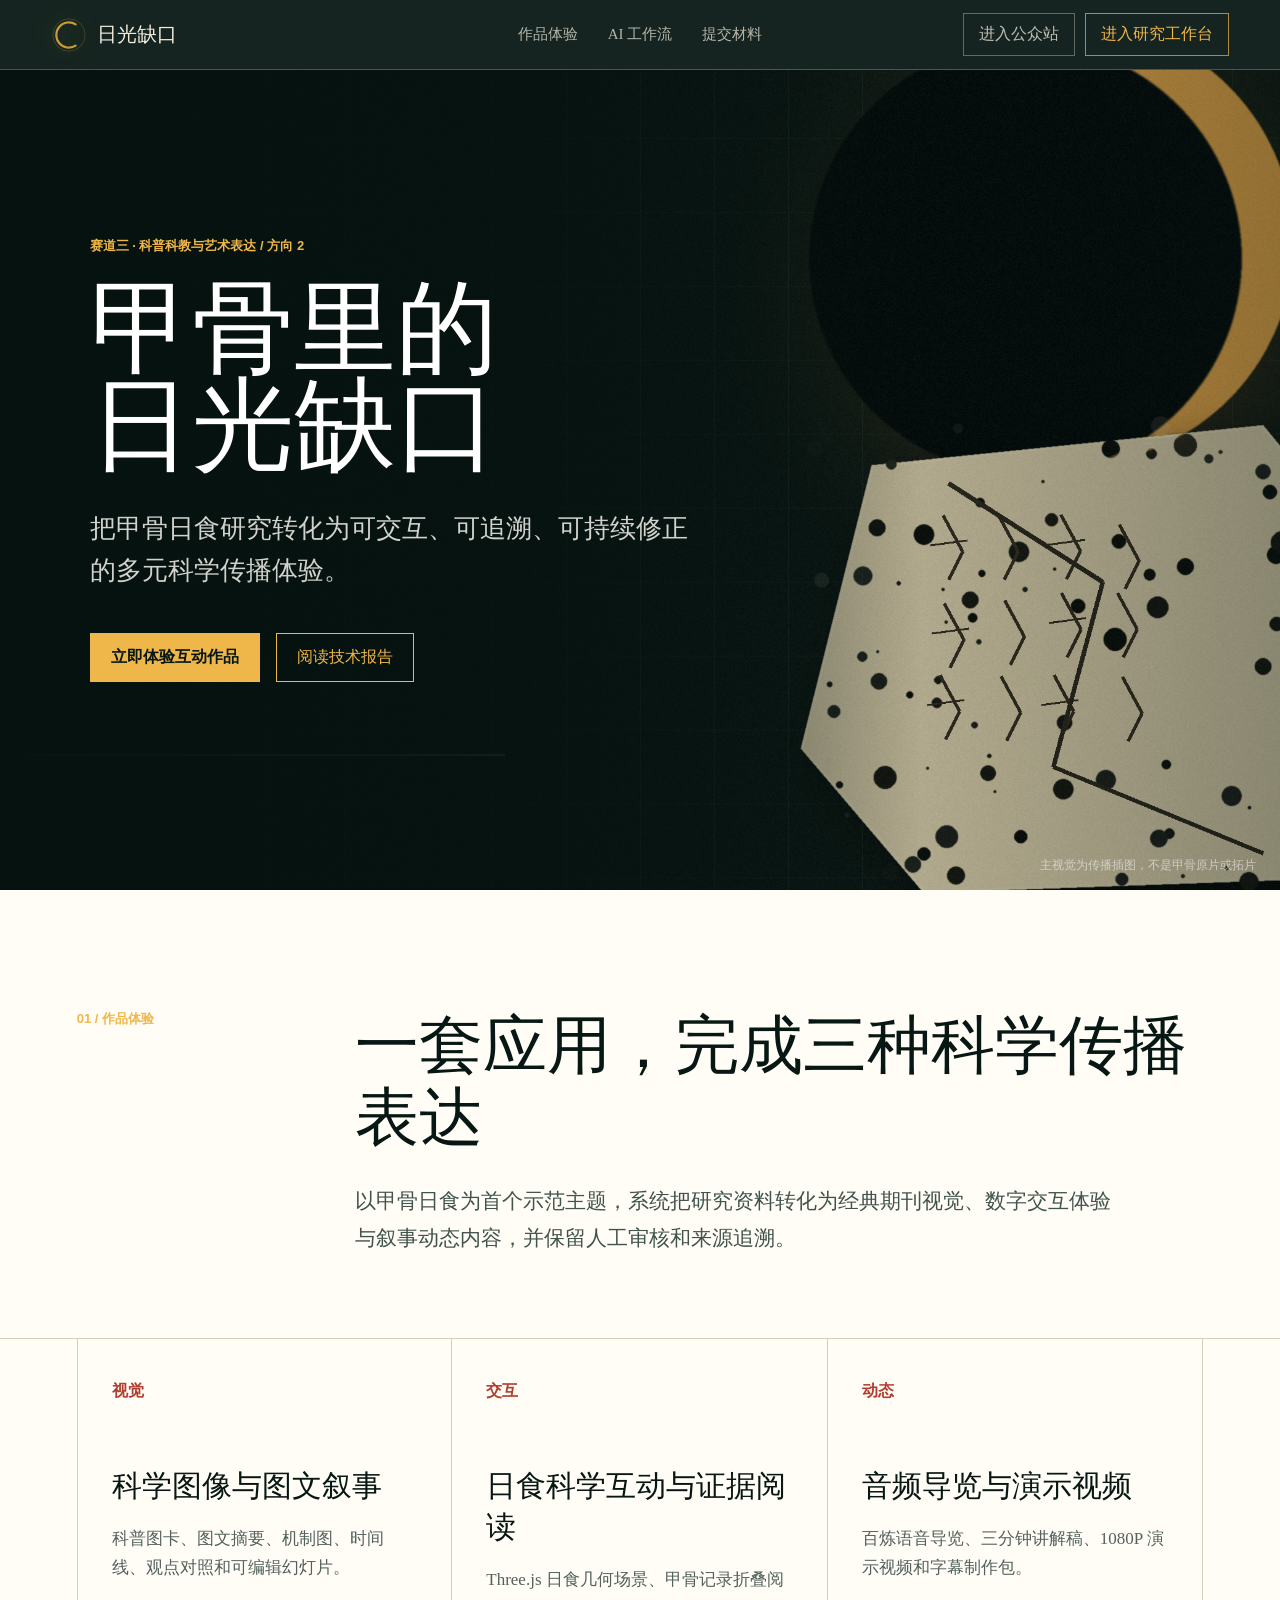
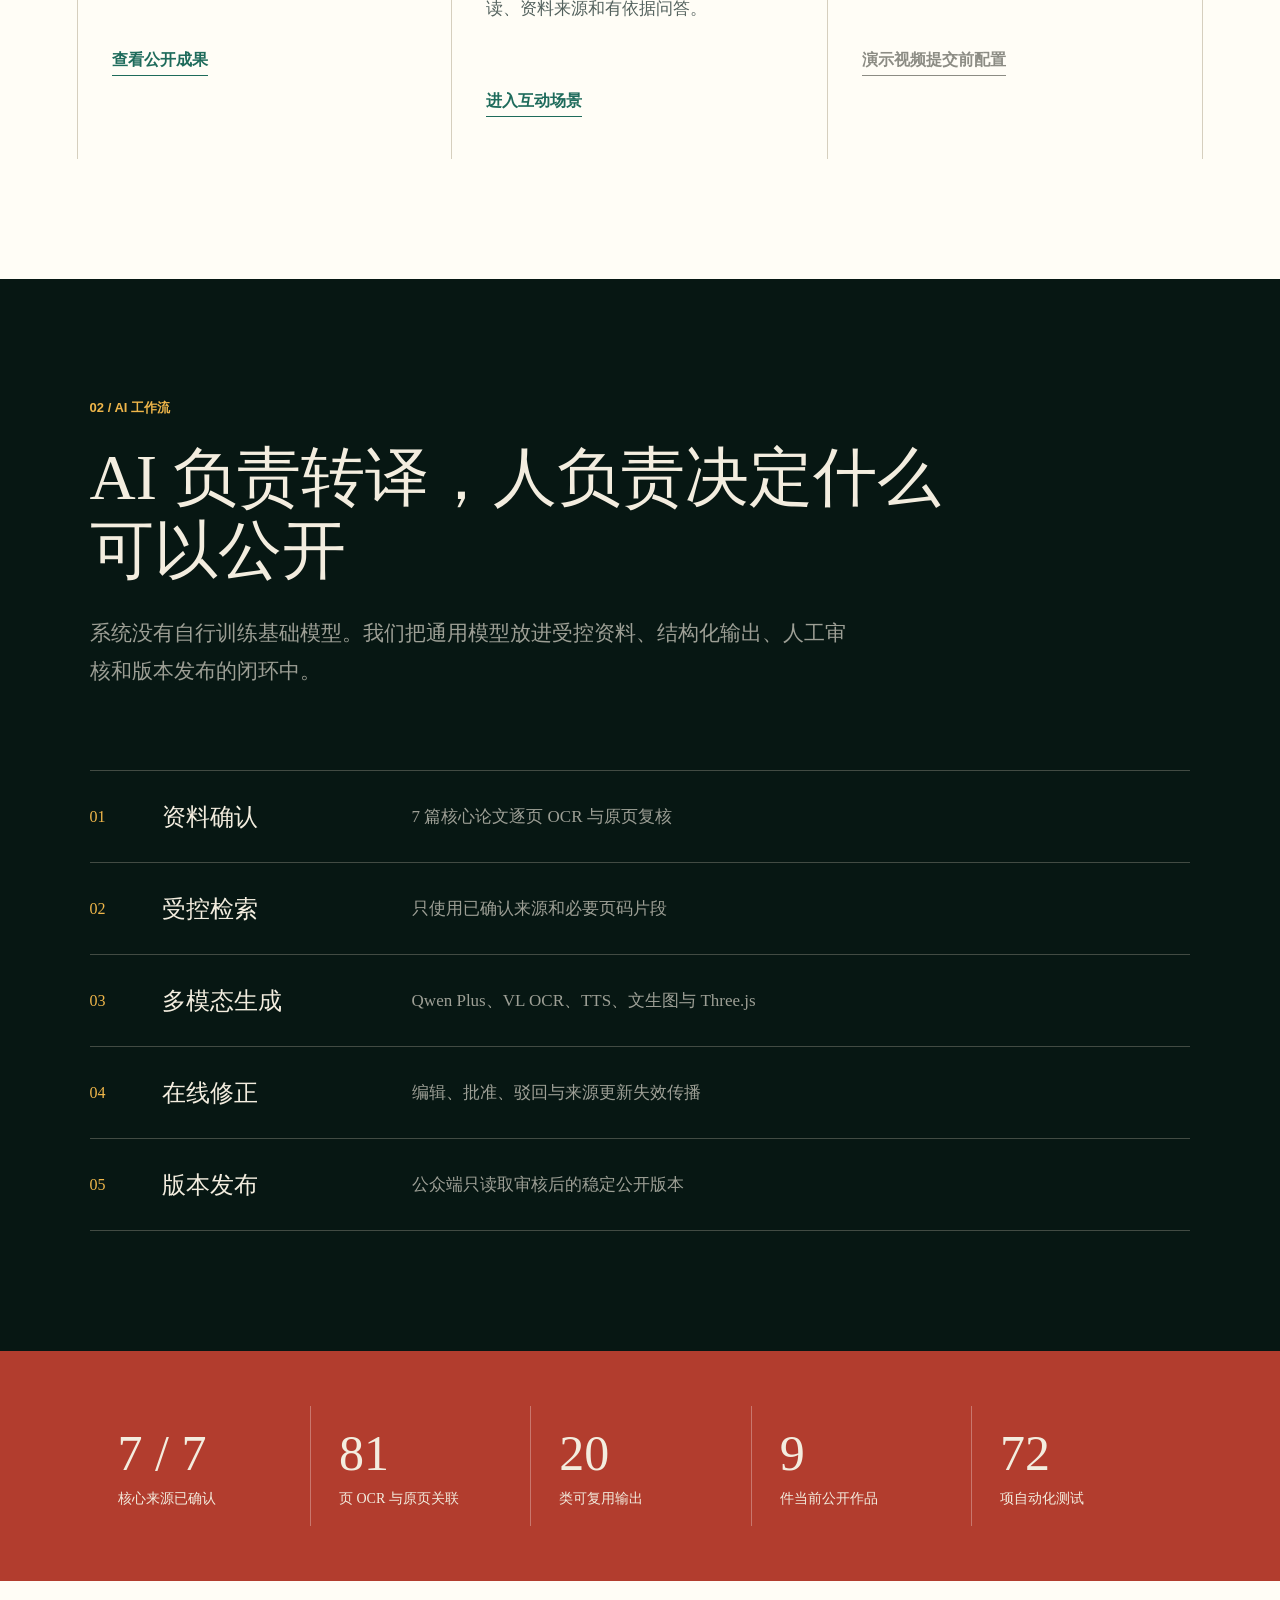
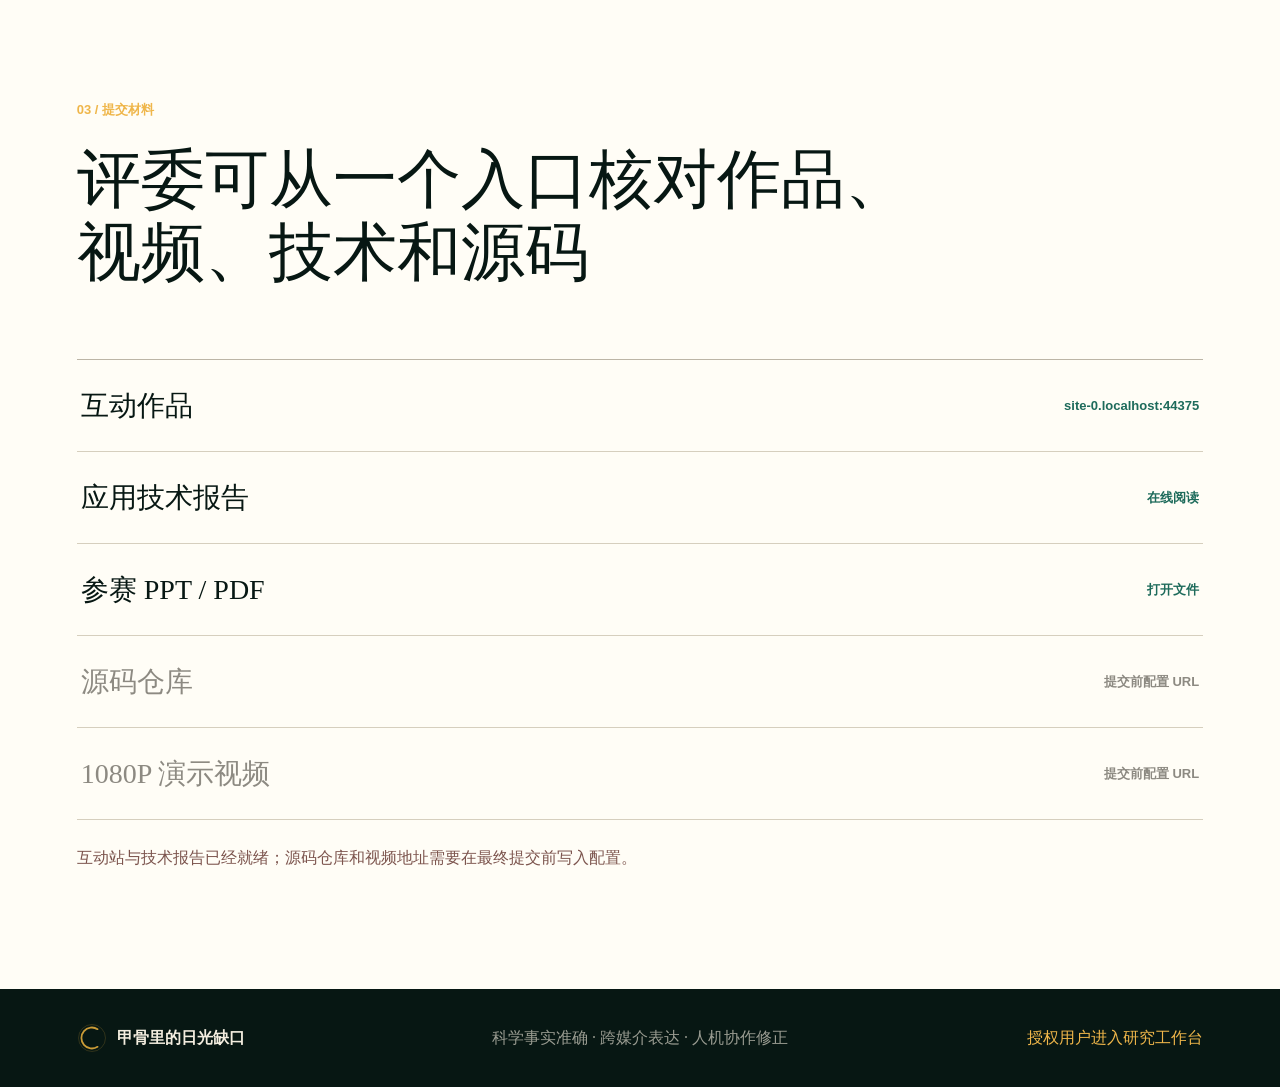
<file: showcase/index.html>
<!doctype html>
<html lang="zh-CN">
<head>
  <meta charset="utf-8">
  <meta name="viewport" content="width=device-width, initial-scale=1">
  <meta name="description" content="《甲骨里的日光缺口》赛道三方向2参赛作品入口。">
  <title>参赛作品入口 · 甲骨里的日光缺口</title>
  <link rel="icon" href="../assets/brand-mark.svg" type="image/svg+xml">
  <link rel="stylesheet" href="showcase.css?v=20260726-1">
</head>
<body>
  <header class="showcase-header">
    <a class="brand" href="/"><img src="../assets/brand-mark.svg" alt="" width="36" height="36"><span>日光缺口</span></a>
    <nav aria-label="参赛材料导航">
      <a href="#experience">作品体验</a>
      <a href="#workflow">AI 工作流</a>
      <a href="#submission">提交材料</a>
    </nav>
    <div class="header-actions"><a class="header-action header-action-muted" href="/#science">进入公众站</a><a class="header-action" href="/research/">进入研究工作台</a></div>
  </header>

  <main>
    <section class="showcase-hero" aria-labelledby="showcase-title">
      <img class="hero-visual" src="../assets/hero-eclipse.png" alt="日食与甲骨主题传播视觉，不是甲骨原片或拓片">
      <div class="hero-shade" aria-hidden="true"></div>
      <div class="hero-copy">
        <p class="eyebrow">赛道三 · 科普科教与艺术表达 / 方向 2</p>
        <h1 id="showcase-title">甲骨里的<br>日光缺口</h1>
        <p class="hero-lede">把甲骨日食研究转化为可交互、可追溯、可持续修正的多元科学传播体验。</p>
        <div class="hero-actions">
          <a class="primary-action" href="/#science">立即体验互动作品</a>
          <a class="secondary-action" href="technical-report.html">阅读技术报告</a>
        </div>
      </div>
      <p class="visual-note">主视觉为传播插图，不是甲骨原片或拓片</p>
    </section>

    <section class="competition-statement" id="experience">
      <p class="section-index">01 / 作品体验</p>
      <div>
        <h2>一套应用，完成三种科学传播表达</h2>
        <p>以甲骨日食为首个示范主题，系统把研究资料转化为经典期刊视觉、数字交互体验与叙事动态内容，并保留人工审核和来源追溯。</p>
      </div>
    </section>

    <section class="mediums" aria-label="三类作品形态">
      <article>
        <span>视觉</span>
        <h3>科学图像与图文叙事</h3>
        <p>科普图卡、图文摘要、机制图、时间线、观点对照和可编辑幻灯片。</p>
        <a href="/#works">查看公开成果</a>
      </article>
      <article>
        <span>交互</span>
        <h3>日食科学互动与证据阅读</h3>
        <p>Three.js 日食几何场景、甲骨记录折叠阅读、资料来源和有依据问答。</p>
        <a href="/#science">进入互动场景</a>
      </article>
      <article>
        <span>动态</span>
        <h3>音频导览与演示视频</h3>
        <p>百炼语音导览、三分钟讲解稿、1080P 演示视频和字幕制作包。</p>
        <a id="video-link" href="#submission" aria-disabled="true">演示视频提交前配置</a>
      </article>
    </section>

    <section class="workflow-section" id="workflow">
      <div class="workflow-heading">
        <p class="section-index">02 / AI 工作流</p>
        <h2>AI 负责转译，人负责决定什么可以公开</h2>
        <p>系统没有自行训练基础模型。我们把通用模型放进受控资料、结构化输出、人工审核和版本发布的闭环中。</p>
      </div>
      <ol class="workflow-line">
        <li><b>资料确认</b><span>7 篇核心论文逐页 OCR 与原页复核</span></li>
        <li><b>受控检索</b><span>只使用已确认来源和必要页码片段</span></li>
        <li><b>多模态生成</b><span>Qwen Plus、VL OCR、TTS、文生图与 Three.js</span></li>
        <li><b>在线修正</b><span>编辑、批准、驳回与来源更新失效传播</span></li>
        <li><b>版本发布</b><span>公众端只读取审核后的稳定公开版本</span></li>
      </ol>
    </section>

    <section class="evidence-band" aria-label="当前实现效果">
      <div><strong>7 / 7</strong><span>核心来源已确认</span></div>
      <div><strong>81</strong><span>页 OCR 与原页关联</span></div>
      <div><strong>20</strong><span>类可复用输出</span></div>
      <div><strong>9</strong><span>件当前公开作品</span></div>
      <div><strong>72</strong><span>项自动化测试</span></div>
    </section>

    <section class="submission-section" id="submission">
      <div class="submission-heading">
        <p class="section-index">03 / 提交材料</p>
        <h2>评委可从一个入口核对作品、视频、技术和源码</h2>
      </div>
      <div class="submission-links">
        <a href="/" class="is-ready"><span>互动作品</span><strong id="public-site-label">当前站点</strong></a>
        <a href="technical-report.html" class="is-ready"><span>应用技术报告</span><strong>在线阅读</strong></a>
        <a id="deck-link" href="../deliverables/competition-2026/甲骨里的日光缺口_参赛演示_赛道三方向2.pdf" class="is-ready"><span>参赛 PPT / PDF</span><strong>打开文件</strong></a>
        <a id="source-link" href="#" aria-disabled="true"><span>源码仓库</span><strong>提交前配置 URL</strong></a>
        <a id="submission-video-link" href="#" aria-disabled="true"><span>1080P 演示视频</span><strong>提交前配置 URL</strong></a>
      </div>
      <p class="submission-note" id="submission-readiness">互动站与技术报告已经就绪；源码仓库和视频地址需要在最终提交前写入配置。</p>
    </section>
  </main>

  <footer>
    <div><img src="../assets/brand-mark.svg" alt="" width="30" height="30"><strong>甲骨里的日光缺口</strong></div>
    <p>科学事实准确 · 跨媒介表达 · 人机协作修正</p>
    <a href="/research/">授权用户进入研究工作台</a>
  </footer>
  <script src="showcase.js?v=20260726-1" defer></script>
</body>
</html>
</file>
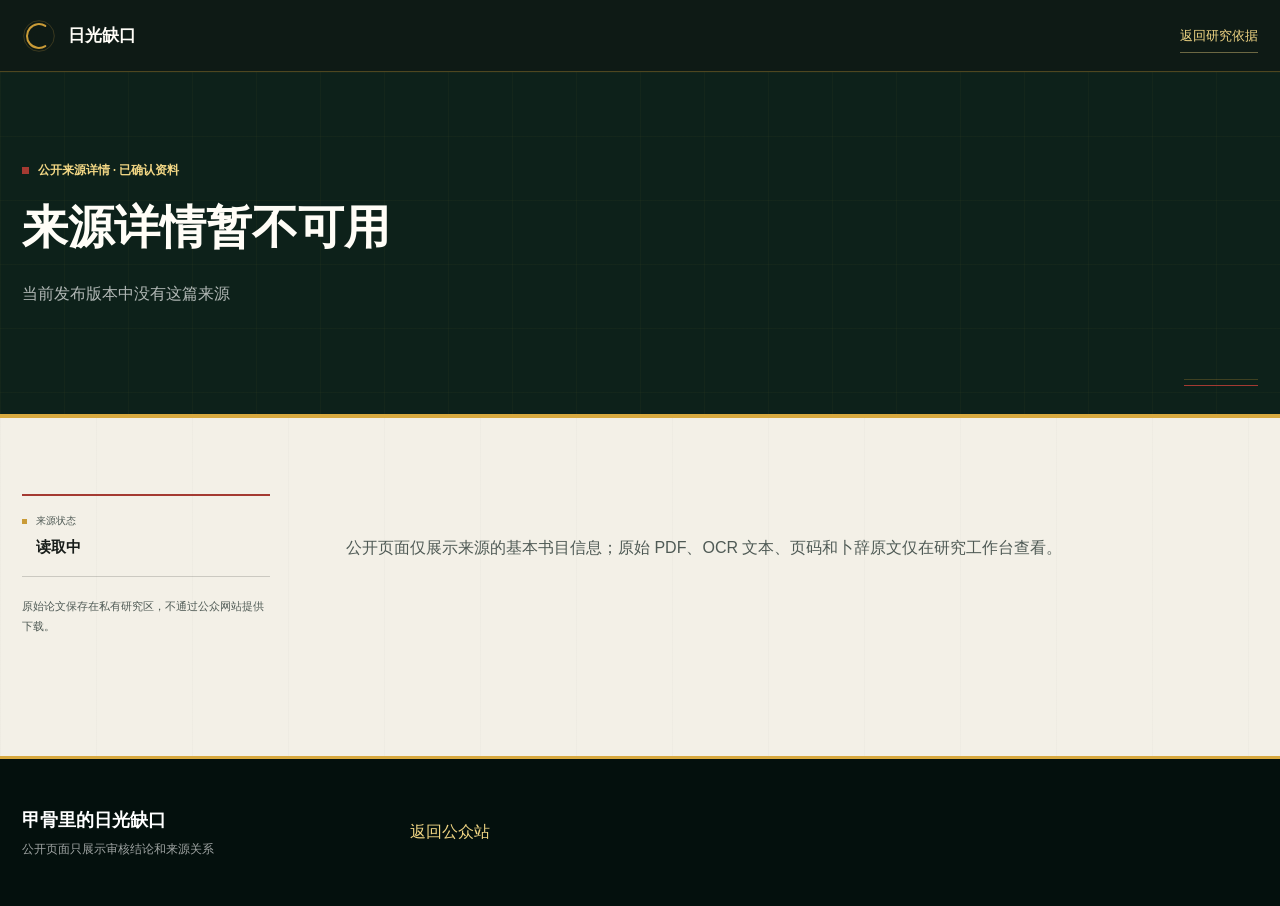
<file: source.html>
<!doctype html>
<html lang="zh-CN">
<head>
  <meta charset="utf-8">
  <meta name="viewport" content="width=device-width, initial-scale=1">
  <meta name="description" content="甲骨里的日光缺口公开来源详情。">
  <title>来源详情 · 甲骨里的日光缺口</title>
  <link rel="icon" href="assets/brand-mark.svg" type="image/svg+xml">
  <link rel="stylesheet" href="styles.css?v=20260724-7">
  <link rel="stylesheet" href="source.css?v=20260724-1">
</head>
<body class="source-page">
  <a class="skip-link" href="#source-main">跳到来源详情</a>
  <header class="source-header">
    <a class="brand" href="/"><img class="brand-mark" src="assets/brand-mark.svg" alt="" width="34" height="34"><span>日光缺口</span></a>
    <a class="source-back" href="/#sources">返回研究依据</a>
  </header>

  <main id="source-main">
    <section class="source-masthead">
      <div class="source-page-inner">
        <p class="source-kicker">公开来源详情 · 已确认资料</p>
        <h1 id="source-title">正在读取来源……</h1>
        <p class="source-byline" id="source-byline"></p>
        <div class="source-status-line" id="source-status-line"></div>
      </div>
    </section>

    <div class="source-page-inner source-layout">
      <aside class="source-rail" aria-label="来源确认摘要">
        <div><span>来源状态</span><strong id="source-review-status">读取中</strong></div>
        <p>原始论文保存在私有研究区，不通过公众网站提供下载。</p>
      </aside>

      <article class="source-content">
        <section>
          <p class="source-empty">公开页面仅展示来源的基本书目信息；原始 PDF、OCR 文本、页码和卜辞原文仅在研究工作台查看。</p>
        </section>

      </article>
    </div>
  </main>

  <footer class="site-footer source-footer">
    <div><strong>甲骨里的日光缺口</strong><span>公开页面只展示审核结论和来源关系</span></div>
    <a href="/#sources">返回公众站</a>
  </footer>
  <script src="source.js?v=20260825-3" defer></script>
</body>
</html>
</file>
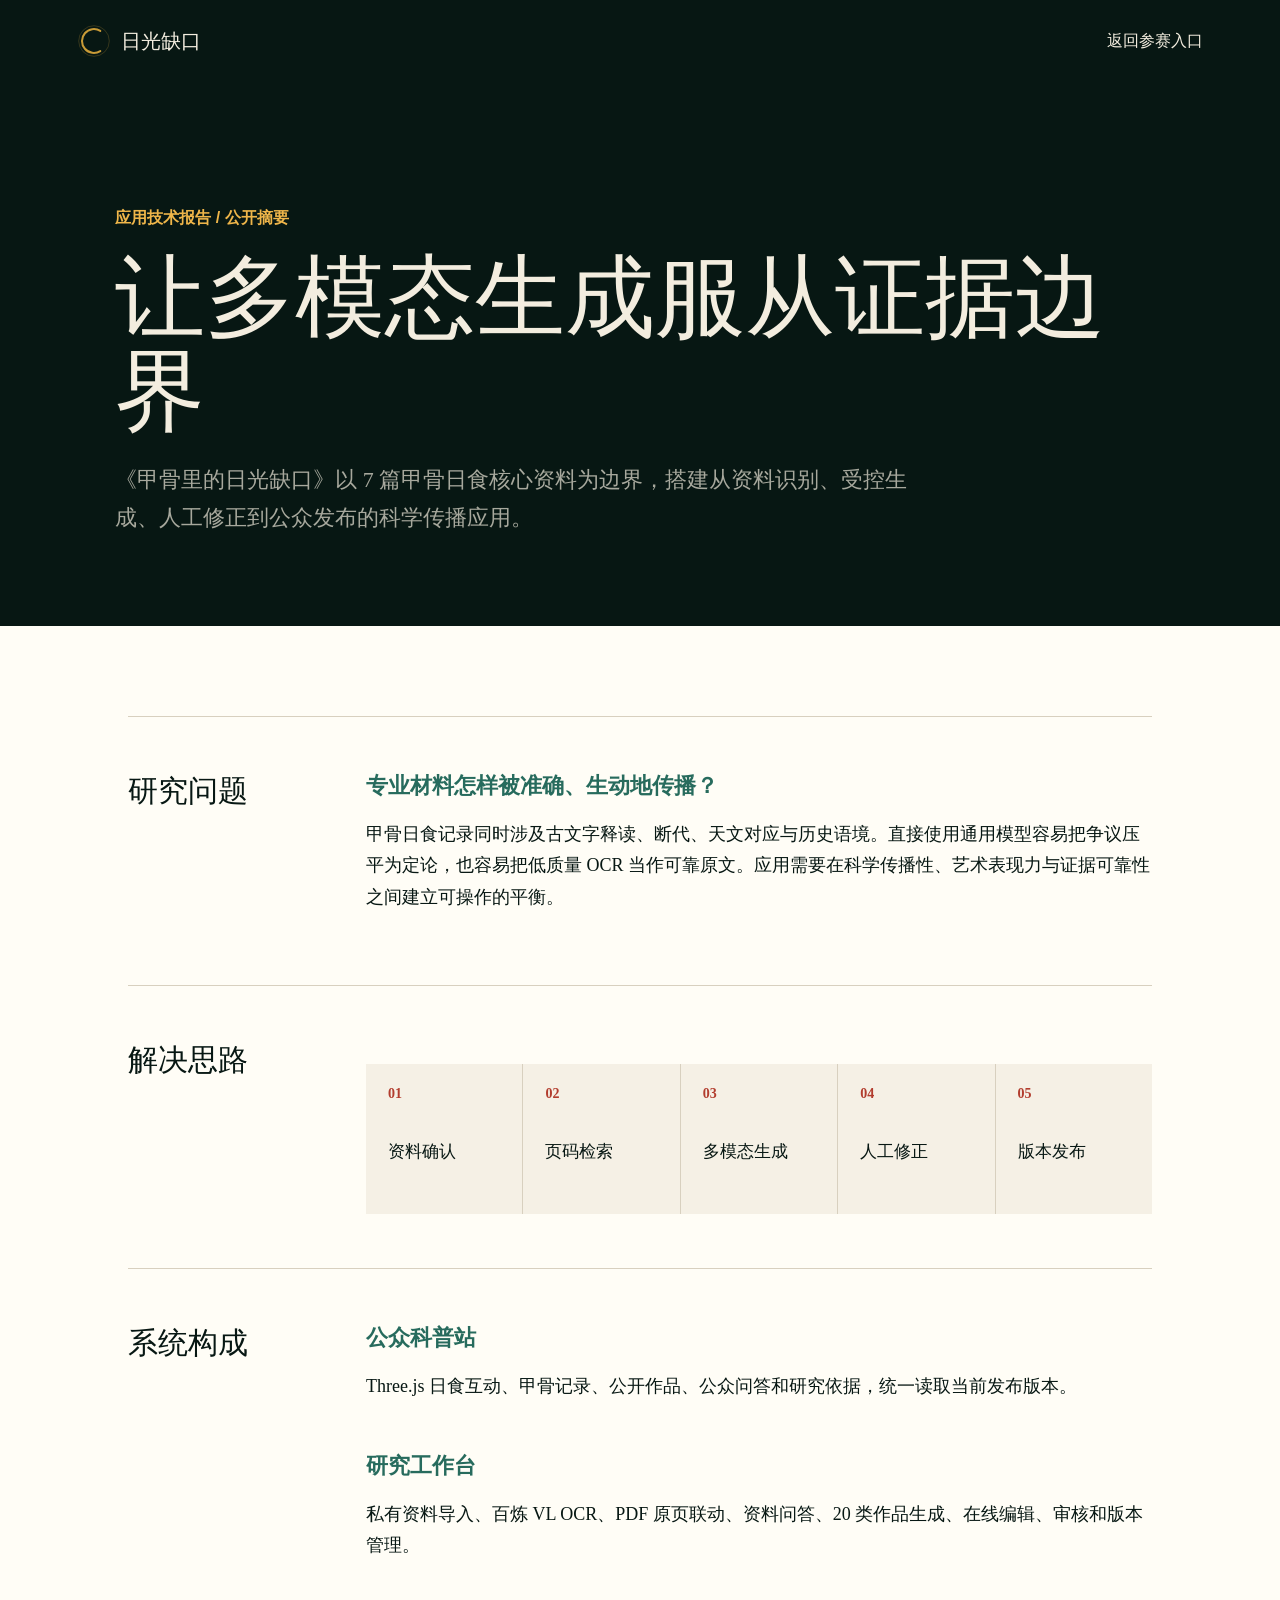
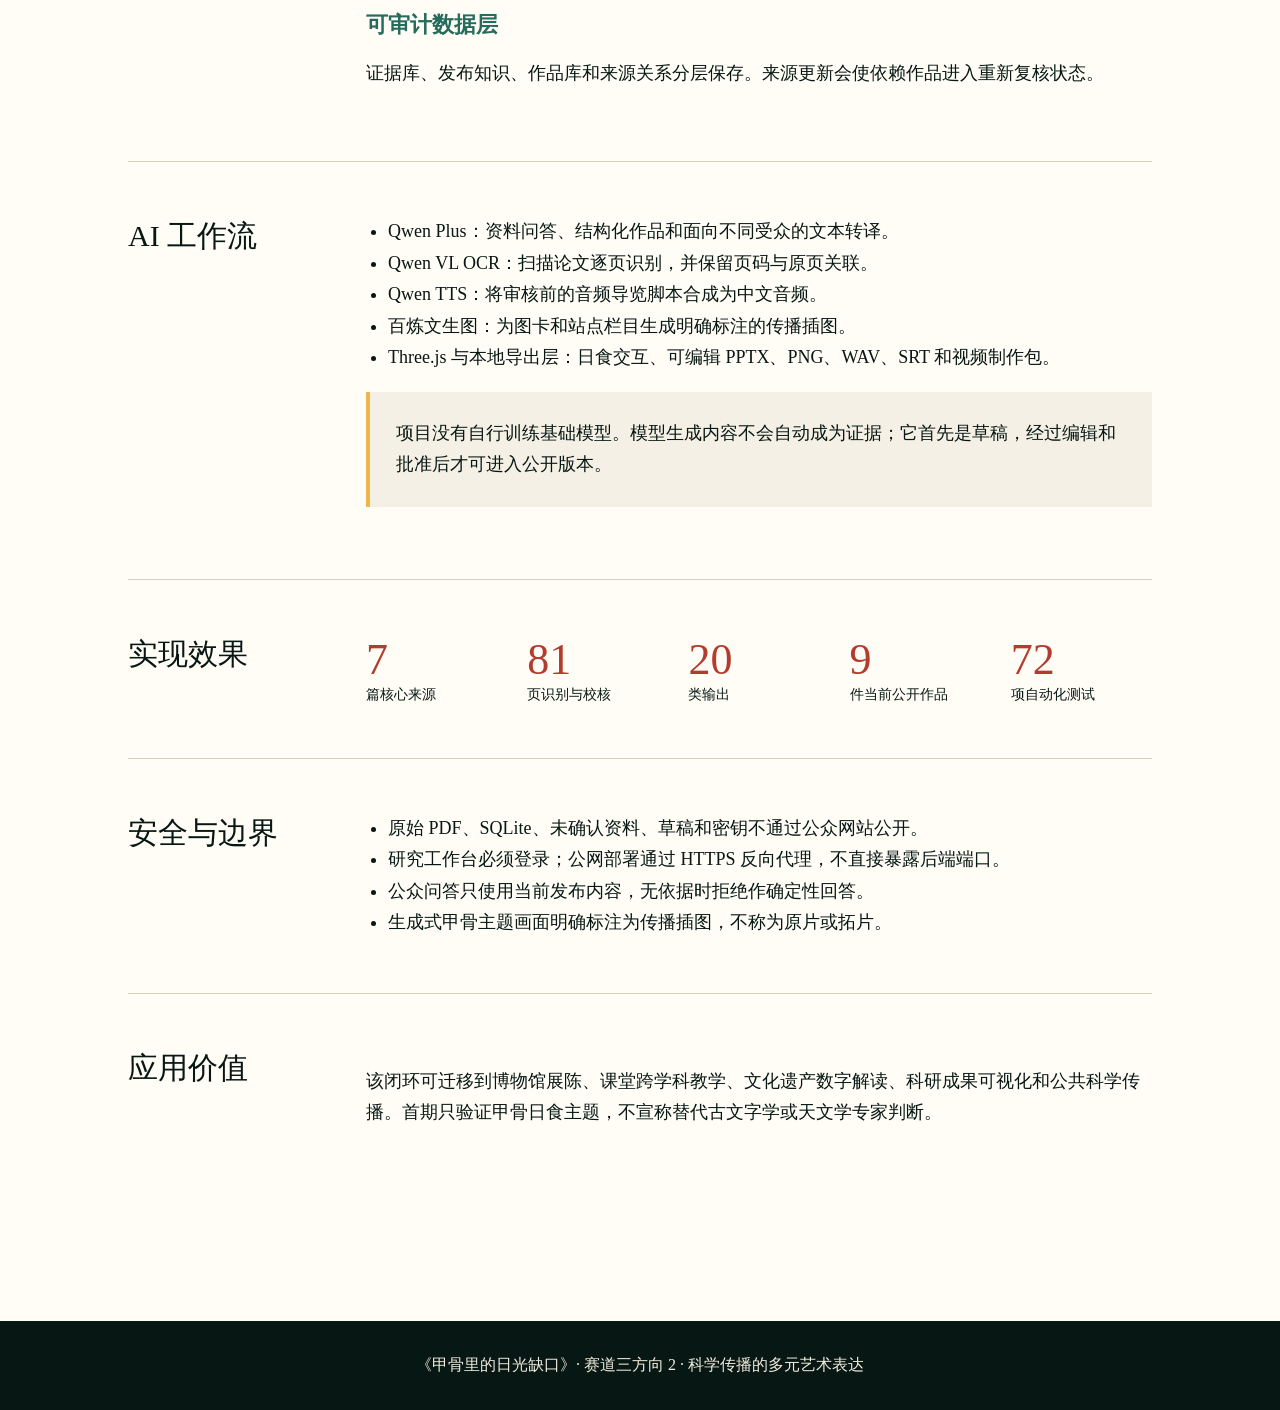
<file: showcase/technical-report.html>
<!doctype html>
<html lang="zh-CN">
<head>
  <meta charset="utf-8">
  <meta name="viewport" content="width=device-width, initial-scale=1">
  <meta name="description" content="《甲骨里的日光缺口》应用技术报告摘要。">
  <title>应用技术报告 · 甲骨里的日光缺口</title>
  <link rel="icon" href="../assets/brand-mark.svg" type="image/svg+xml">
  <style>
    :root{--ink:#071713;--bone:#f3eddf;--sun:#efb64a;--red:#b23d2e;--green:#276b5d;--line:#d8d0bf;--display:"STSong","Songti SC",serif;--body:"FangSong","STFangsong",serif}*{box-sizing:border-box}body{margin:0;color:var(--ink);background:#fffdf6;font-family:var(--body);letter-spacing:0}a{color:inherit}.report-head{padding:24px clamp(24px,6vw,88px);display:flex;justify-content:space-between;align-items:center;color:var(--bone);background:var(--ink)}.report-head a{text-decoration:none}.brand{display:flex;align-items:center;gap:10px;font-family:var(--display);font-size:20px}.report-hero{padding:110px clamp(24px,9vw,150px) 90px;color:var(--bone);background:var(--ink)}.report-hero p{color:var(--sun);font-family:sans-serif;font-weight:700}.report-hero h1{max-width:1000px;margin:22px 0;font-family:var(--display);font-size:clamp(50px,7vw,92px);font-weight:500;line-height:1.05}.report-hero span{display:block;max-width:800px;color:rgba(243,237,223,.68);font-size:22px;line-height:1.7}main{max-width:1080px;margin:0 auto;padding:90px 28px 120px}.report-section{display:grid;grid-template-columns:190px 1fr;gap:48px;padding:54px 0;border-top:1px solid var(--line)}.report-section h2{margin:0;font-family:var(--display);font-size:30px;font-weight:500}.report-section h3{margin:0 0 14px;color:var(--green);font-size:22px}.report-section p,.report-section li{font-size:18px;line-height:1.75}.report-section ul{margin:0;padding-left:22px}.stack{display:grid;gap:30px}.flow{display:grid;grid-template-columns:repeat(5,1fr);gap:1px;margin-top:24px;background:var(--line)}.flow div{min-height:150px;padding:22px;background:#f5f0e5}.flow b{display:block;color:var(--red);font-size:14px}.flow span{display:block;margin-top:38px;font-size:17px}.metrics{display:grid;grid-template-columns:repeat(5,1fr);gap:20px}.metrics strong{display:block;color:var(--red);font-family:Georgia,serif;font-size:44px;font-weight:400}.metrics span{font-size:14px}.boundary{padding:26px;border-left:4px solid var(--sun);background:#f5f0e5}.report-foot{padding:34px clamp(24px,6vw,88px);color:var(--bone);background:var(--ink);text-align:center}@media(max-width:800px){.report-section{grid-template-columns:1fr}.flow,.metrics{grid-template-columns:1fr 1fr}.flow div{min-height:110px}.flow span{margin-top:18px}}@media(max-width:520px){.flow,.metrics{grid-template-columns:1fr}}
  </style>
</head>
<body>
  <header class="report-head"><a class="brand" href="/"><img src="../assets/brand-mark.svg" alt="" width="34" height="34"><span>日光缺口</span></a><a href="./">返回参赛入口</a></header>
  <section class="report-hero"><p>应用技术报告 / 公开摘要</p><h1>让多模态生成服从证据边界</h1><span>《甲骨里的日光缺口》以 7 篇甲骨日食核心资料为边界，搭建从资料识别、受控生成、人工修正到公众发布的科学传播应用。</span></section>
  <main>
    <section class="report-section"><h2>研究问题</h2><div><h3>专业材料怎样被准确、生动地传播？</h3><p>甲骨日食记录同时涉及古文字释读、断代、天文对应与历史语境。直接使用通用模型容易把争议压平为定论，也容易把低质量 OCR 当作可靠原文。应用需要在科学传播性、艺术表现力与证据可靠性之间建立可操作的平衡。</p></div></section>
    <section class="report-section"><h2>解决思路</h2><div class="flow"><div><b>01</b><span>资料确认</span></div><div><b>02</b><span>页码检索</span></div><div><b>03</b><span>多模态生成</span></div><div><b>04</b><span>人工修正</span></div><div><b>05</b><span>版本发布</span></div></div></section>
    <section class="report-section"><h2>系统构成</h2><div class="stack"><div><h3>公众科普站</h3><p>Three.js 日食互动、甲骨记录、公开作品、公众问答和研究依据，统一读取当前发布版本。</p></div><div><h3>研究工作台</h3><p>私有资料导入、百炼 VL OCR、PDF 原页联动、资料问答、20 类作品生成、在线编辑、审核和版本管理。</p></div><div><h3>可审计数据层</h3><p>证据库、发布知识、作品库和来源关系分层保存。来源更新会使依赖作品进入重新复核状态。</p></div></div></section>
    <section class="report-section"><h2>AI 工作流</h2><div><ul><li>Qwen Plus：资料问答、结构化作品和面向不同受众的文本转译。</li><li>Qwen VL OCR：扫描论文逐页识别，并保留页码与原页关联。</li><li>Qwen TTS：将审核前的音频导览脚本合成为中文音频。</li><li>百炼文生图：为图卡和站点栏目生成明确标注的传播插图。</li><li>Three.js 与本地导出层：日食交互、可编辑 PPTX、PNG、WAV、SRT 和视频制作包。</li></ul><p class="boundary">项目没有自行训练基础模型。模型生成内容不会自动成为证据；它首先是草稿，经过编辑和批准后才可进入公开版本。</p></div></section>
    <section class="report-section"><h2>实现效果</h2><div class="metrics"><div><strong>7</strong><span>篇核心来源</span></div><div><strong>81</strong><span>页识别与校核</span></div><div><strong>20</strong><span>类输出</span></div><div><strong>9</strong><span>件当前公开作品</span></div><div><strong>72</strong><span>项自动化测试</span></div></div></section>
    <section class="report-section"><h2>安全与边界</h2><div><ul><li>原始 PDF、SQLite、未确认资料、草稿和密钥不通过公众网站公开。</li><li>研究工作台必须登录；公网部署通过 HTTPS 反向代理，不直接暴露后端端口。</li><li>公众问答只使用当前发布内容，无依据时拒绝作确定性回答。</li><li>生成式甲骨主题画面明确标注为传播插图，不称为原片或拓片。</li></ul></div></section>
    <section class="report-section"><h2>应用价值</h2><div><p>该闭环可迁移到博物馆展陈、课堂跨学科教学、文化遗产数字解读、科研成果可视化和公共科学传播。首期只验证甲骨日食主题，不宣称替代古文字学或天文学专家判断。</p></div></section>
  </main>
  <footer class="report-foot">《甲骨里的日光缺口》· 赛道三方向 2 · 科学传播的多元艺术表达</footer>
</body>
</html>
</file>
<file: showcase/showcase.css>
:root {
  --ink: #071713;
  --ink-soft: #0f2721;
  --bone: #f3eddf;
  --paper: #fffdf6;
  --sun: #efb64a;
  --cinnabar: #b23d2e;
  --jade: #74a99b;
  --line: rgba(241, 232, 211, .25);
  --display: "STSong", "Songti SC", "Noto Serif CJK SC", serif;
  --body: "FangSong", "STFangsong", "Noto Serif CJK SC", serif;
}

* { box-sizing: border-box; }
html { scroll-behavior: smooth; }
body { margin: 0; color: var(--ink); background: var(--paper); font-family: var(--body); letter-spacing: 0; }
a { color: inherit; text-decoration: none; }

.showcase-header {
  position: sticky; top: 0; z-index: 20; height: 70px; padding: 0 clamp(20px, 4vw, 64px);
  display: grid; grid-template-columns: 1fr auto 1fr; align-items: center; gap: 28px;
  color: var(--bone); background: rgba(7, 23, 19, .94); border-bottom: 1px solid var(--line); backdrop-filter: blur(16px);
}
.brand { display: inline-flex; align-items: center; gap: 10px; width: max-content; font-family: var(--display); font-size: 20px; }
.brand img { filter: drop-shadow(0 0 12px rgba(239, 182, 74, .25)); }
.showcase-header nav { display: flex; gap: 30px; font-size: 15px; }
.showcase-header nav a { color: rgba(243, 237, 223, .72); }
.showcase-header nav a:hover { color: var(--sun); }
.header-actions { justify-self: end; display: flex; align-items: center; gap: 10px; }
.header-action { padding: 10px 15px; border: 1px solid rgba(239, 182, 74, .7); color: var(--sun); }
.header-action-muted { border-color: rgba(243, 237, 223, .35); color: rgba(243, 237, 223, .78); }

.showcase-hero { position: relative; min-height: min(820px, calc(100svh - 70px)); overflow: hidden; background: var(--ink); color: white; }
.hero-visual { position: absolute; inset: 0; width: 100%; height: 100%; object-fit: cover; object-position: center; transform: scale(1.015); }
.hero-shade { position: absolute; inset: 0; background: linear-gradient(90deg, rgba(5, 18, 15, .98) 0%, rgba(5, 18, 15, .86) 38%, rgba(5, 18, 15, .16) 72%, rgba(5, 18, 15, .35) 100%); }
.hero-copy { position: relative; z-index: 2; max-width: 1440px; min-height: min(750px, calc(100svh - 70px)); margin: 0 auto; padding: clamp(92px, 12vh, 150px) clamp(28px, 7vw, 110px) 80px; display: flex; flex-direction: column; justify-content: center; align-items: flex-start; }
.eyebrow, .section-index { margin: 0 0 25px; color: var(--sun); font-family: sans-serif; font-size: 13px; font-weight: 700; letter-spacing: 0; }
.hero-copy h1 { margin: 0; font-family: var(--display); font-size: clamp(60px, 8vw, 118px); font-weight: 500; line-height: .95; }
.hero-lede { max-width: 620px; margin: 34px 0 0; color: rgba(255, 253, 246, .82); font-size: clamp(19px, 2vw, 27px); line-height: 1.65; }
.hero-actions { display: flex; gap: 16px; margin-top: 40px; }
.hero-actions a { min-height: 48px; padding: 13px 20px; display: inline-flex; align-items: center; justify-content: center; border: 1px solid var(--sun); }
.primary-action { background: var(--sun); color: var(--ink); font-weight: 700; }
.secondary-action { color: var(--sun); }
.visual-note { position: absolute; z-index: 2; right: 24px; bottom: 16px; margin: 0; color: rgba(255,255,255,.55); font-size: 12px; }

.competition-statement { max-width: 1280px; margin: 0 auto; padding: 120px clamp(24px, 6vw, 90px) 80px; display: grid; grid-template-columns: 230px 1fr; gap: 48px; }
.competition-statement h2, .workflow-heading h2, .submission-heading h2 { max-width: 880px; margin: 0; font-family: var(--display); font-size: clamp(40px, 5vw, 70px); font-weight: 500; line-height: 1.13; }
.competition-statement div > p, .workflow-heading > p:last-child { max-width: 760px; margin: 28px 0 0; color: #40534c; font-size: 21px; line-height: 1.8; }

.mediums { max-width: 1280px; margin: 0 auto; padding: 0 clamp(24px, 6vw, 90px) 120px; display: grid; grid-template-columns: repeat(3, 1fr); border-top: 1px solid #d6cfbe; }
.mediums article { min-height: 340px; padding: 42px 34px; border-right: 1px solid #d6cfbe; }
.mediums article:first-child { border-left: 1px solid #d6cfbe; }
.mediums span { color: var(--cinnabar); font-weight: 700; }
.mediums h3 { margin: 64px 0 18px; font-family: var(--display); font-size: 30px; font-weight: 500; }
.mediums p { min-height: 94px; color: #53615d; font-size: 17px; line-height: 1.7; }
.mediums a { display: inline-block; margin-top: 14px; padding-bottom: 4px; border-bottom: 1px solid currentColor; color: #1e6b5b; font-weight: 700; }
.mediums a[aria-disabled="true"] { color: #8c8c84; cursor: not-allowed; }

.workflow-section { padding: 120px clamp(24px, 7vw, 110px); color: var(--bone); background: var(--ink); }
.workflow-heading { max-width: 1280px; margin: 0 auto; }
.workflow-heading > p:last-child { color: rgba(243, 237, 223, .64); }
.workflow-line { max-width: 1280px; margin: 80px auto 0; padding: 0; list-style: none; border-top: 1px solid var(--line); }
.workflow-line li { min-height: 92px; padding: 22px 0; display: grid; grid-template-columns: 72px 250px 1fr; align-items: center; border-bottom: 1px solid var(--line); }
.workflow-line li::before { counter-increment: workflow; content: "0" counter(workflow); color: var(--sun); font-family: Georgia, serif; }
.workflow-line { counter-reset: workflow; }
.workflow-line b { font-family: var(--display); font-size: 24px; font-weight: 500; }
.workflow-line span { color: rgba(243, 237, 223, .64); font-size: 17px; }

.evidence-band { padding: 55px clamp(24px, 7vw, 110px); display: grid; grid-template-columns: repeat(5, 1fr); gap: 1px; color: var(--bone); background: var(--cinnabar); }
.evidence-band div { min-height: 120px; padding: 10px 28px; display: flex; flex-direction: column; justify-content: center; border-left: 1px solid rgba(255,255,255,.3); }
.evidence-band div:first-child { border-left: 0; }
.evidence-band strong { font-family: Georgia, serif; font-size: 50px; font-weight: 400; }
.evidence-band span { margin-top: 8px; font-size: 14px; }

.submission-section { max-width: 1280px; margin: 0 auto; padding: 120px clamp(24px, 6vw, 90px); }
.submission-links { margin-top: 70px; border-top: 1px solid #bcb5a6; }
.submission-links a { min-height: 92px; padding: 20px 4px; display: grid; grid-template-columns: 1fr auto; align-items: center; border-bottom: 1px solid #d6cfbe; }
.submission-links span { font-family: var(--display); font-size: 28px; }
.submission-links strong { color: #8d8a82; font-family: sans-serif; font-size: 13px; }
.submission-links a.is-ready strong { color: #1e6b5b; }
.submission-links a[aria-disabled="true"] { color: #8d8a82; cursor: not-allowed; }
.submission-note { margin: 28px 0 0; color: #7c544d; }
.submission-note.is-complete { color: #1e6b5b; }

footer { padding: 34px clamp(24px, 6vw, 90px); display: grid; grid-template-columns: 1fr auto 1fr; align-items: center; gap: 20px; color: var(--bone); background: var(--ink); }
footer div { display: inline-flex; align-items: center; gap: 10px; }
footer p { margin: 0; color: rgba(243, 237, 223, .62); text-align: center; }
footer > a { justify-self: end; color: var(--sun); }

@media (max-width: 900px) {
  .showcase-header { grid-template-columns: 1fr auto; }
  .showcase-header nav { display: none; }
  .competition-statement { grid-template-columns: 1fr; }
  .mediums { grid-template-columns: 1fr; }
  .mediums article { min-height: 0; border-left: 1px solid #d6cfbe; border-bottom: 1px solid #d6cfbe; }
  .mediums h3 { margin-top: 34px; }
  .evidence-band { grid-template-columns: repeat(2, 1fr); }
  .evidence-band div { border: 1px solid rgba(255,255,255,.25); }
  footer { grid-template-columns: 1fr; }
  footer p { text-align: left; }
  footer > a { justify-self: start; }
}

@media (max-width: 600px) {
  .header-actions { gap: 6px; }
  .header-action { padding: 9px 10px; font-size: 12px; }
  .showcase-hero { min-height: calc(100svh - 70px); }
  .hero-shade { background: linear-gradient(180deg, rgba(5,18,15,.56), rgba(5,18,15,.94) 72%); }
  .hero-copy { min-height: calc(100svh - 70px); justify-content: flex-end; padding-bottom: 72px; }
  .hero-actions { width: 100%; flex-direction: column; }
  .competition-statement, .workflow-section, .submission-section { padding-top: 82px; padding-bottom: 82px; }
  .workflow-line li { grid-template-columns: 48px 1fr; gap: 8px; }
  .workflow-line span { grid-column: 2; }
  .evidence-band { grid-template-columns: 1fr 1fr; padding: 28px 18px; }
  .evidence-band strong { font-size: 38px; }
  .submission-links span { font-size: 22px; }
}
</file>
<file: styles.css>
:root {
  --ink: #15201d;
  --ink-soft: #44504c;
  --night: #071613;
  --night-2: #102824;
  --paper: #f7f5ed;
  --paper-deep: #ece8dc;
  --white: #fffdf7;
  --sun: #f5b43b;
  --sun-light: #ffd77a;
  --red: #b2382d;
  --teal: #3d7772;
  --sky: #dce9e4;
  --line: rgba(21, 32, 29, 0.17);
  --line-light: rgba(255, 255, 255, 0.18);
  --serif: "FZShuSong-Z01", "Source Han Serif SC", "Noto Serif CJK SC", "Songti SC", STSong, serif;
  --sans: "LXGW WenKai", "Source Han Sans SC", "Noto Sans CJK SC", "Microsoft YaHei", sans-serif;
  --max: 1180px;
}

* { box-sizing: border-box; }
[hidden] { display: none !important; }
html { scroll-behavior: smooth; }
body {
  margin: 0;
  color: var(--ink);
  background: var(--paper);
  font-family: var(--sans);
  font-size: 16px;
  line-height: 1.75;
  letter-spacing: 0;
}
body::selection { color: var(--night); background: var(--sun-light); }
img { display: block; max-width: 100%; }
button, input, textarea { font: inherit; }
button, a { -webkit-tap-highlight-color: transparent; }
a { color: inherit; text-decoration: none; }
button { color: inherit; }

.skip-link {
  position: fixed;
  left: 18px;
  top: -90px;
  z-index: 1000;
  padding: 10px 16px;
  color: white;
  background: var(--red);
}
.skip-link:focus { top: 18px; }

.site-header {
  position: fixed;
  inset: 0 0 auto;
  z-index: 50;
  min-height: 68px;
  padding: 0 max(22px, calc((100vw - var(--max)) / 2));
  display: grid;
  grid-template-columns: 1fr auto 1fr;
  align-items: center;
  color: var(--white);
  background: rgba(7, 22, 19, 0.84);
  border-bottom: 1px solid rgba(255, 255, 255, 0.12);
  backdrop-filter: blur(16px);
}
.brand {
  display: inline-flex;
  align-items: center;
  gap: 10px;
  width: max-content;
  font-family: var(--serif);
  font-weight: 700;
}
.brand-mark { width: 34px; height: 34px; flex: 0 0 34px; display: block; }
.site-nav { max-width: min(52vw, 760px); display: flex; align-items: center; gap: 28px; overflow-x: auto; font-size: 14px; scrollbar-width: none; }
.site-nav::-webkit-scrollbar { display: none; }
.site-nav a { flex: 0 0 auto; padding: 20px 0 17px; border-bottom: 2px solid transparent; }
.site-nav a:hover, .site-nav a:focus-visible { color: var(--sun-light); border-color: var(--sun); }
.site-tools { justify-self: end; display: flex; align-items: center; gap: 16px; }
.nav-toggle { width: 36px; height: 36px; display: none; place-items: center; padding: 0; color: var(--sun-light); background: transparent; border: 1px solid rgba(241, 214, 132, .36); border-radius: 2px; cursor: pointer; font-size: 18px; line-height: 1; }
.sr-only { position: absolute; width: 1px; height: 1px; padding: 0; margin: -1px; overflow: hidden; clip: rect(0, 0, 0, 0); white-space: nowrap; border: 0; }
.service-state { justify-self: end; color: rgba(255, 255, 255, 0.7); font-size: 12px; }
.service-state::before {
  content: "";
  display: inline-block;
  width: 7px;
  height: 7px;
  margin-right: 7px;
  border-radius: 50%;
  background: #9aa5a2;
}
.service-state.is-online::before { background: #78d99c; }
.workbench-entry {
  min-height: 34px;
  padding: 5px 10px;
  display: inline-flex;
  align-items: center;
  gap: 7px;
  color: var(--sun-light);
  border: 1px solid rgba(255, 215, 122, 0.42);
  border-radius: 3px;
  font-size: 12px;
  font-weight: 700;
}
.workbench-entry:hover { color: var(--night); background: var(--sun); border-color: var(--sun); }

.hero {
  min-height: 78svh;
  position: relative;
  display: flex;
  align-items: flex-end;
  color: var(--white);
  background-color: var(--night);
  overflow: hidden;
}
.hero-media { position: absolute; z-index: 0; inset: 0; background: #0a1815; }
.hero-slide { position: absolute; inset: 0; opacity: 0; transition: opacity 700ms ease; }
.hero-slide.is-active { opacity: 1; }
.hero-slide::after { content: ""; position: absolute; inset: 0; background: linear-gradient(90deg, rgba(7,22,19,.96) 0%, rgba(7,22,19,.72) 45%, rgba(7,22,19,.04) 78%); }
.hero-slide picture { width: 100%; height: 100%; display: block; }
.hero-slide img, .hero-slide video { width: 100%; height: 100%; display: block; object-fit: cover; object-position: center; }
.hero::after {
  content: "";
  position: absolute;
  inset: 0;
  pointer-events: none;
  background-image: repeating-linear-gradient(0deg, transparent 0 3px, rgba(255, 255, 255, 0.018) 3px 4px);
}
.hero-copy {
  position: relative;
  z-index: 1;
  width: min(760px, calc(100% - 44px));
  margin-left: max(22px, calc((100vw - var(--max)) / 2));
  padding: 150px 0 76px;
}
.hero-overline, .kicker {
  margin: 0 0 16px;
  color: var(--red);
  font-size: 13px;
  font-weight: 700;
}
.hero-overline { color: var(--sun-light); }
.hero h1 {
  margin: 0;
  font-family: var(--serif);
  font-size: 92px;
  font-weight: 800;
  line-height: 1.03;
  letter-spacing: 0;
  text-wrap: balance;
}
.hero-lede { max-width: 580px; margin: 25px 0 0; color: rgba(255, 255, 255, 0.82); font-size: 20px; }
.hero-actions { display: flex; align-items: center; flex-wrap: wrap; gap: 26px; margin-top: 34px; }
.button {
  min-height: 46px;
  display: inline-flex;
  align-items: center;
  justify-content: center;
  gap: 12px;
  padding: 10px 19px;
  border: 1px solid transparent;
  border-radius: 4px;
  font-weight: 700;
  cursor: pointer;
  transition: transform 180ms ease, background-color 180ms ease;
}
.button:hover { transform: translateY(-2px); }
.button-sun { color: var(--night); background: var(--sun); }
.button-sun:hover { background: var(--sun-light); }
.text-link { padding: 8px 0 5px; color: white; border-bottom: 1px solid rgba(255, 255, 255, 0.5); }
.text-link:hover { color: var(--sun-light); border-color: var(--sun); }
.hero-caption {
  position: absolute;
  z-index: 2;
  right: max(22px, calc((100vw - var(--max)) / 2));
  bottom: 24px;
  margin: 0;
  color: rgba(255, 255, 255, 0.54);
  font-size: 11px;
}
.hero-controls { position: absolute; z-index: 3; left: max(22px, calc((100vw - var(--max)) / 2)); bottom: 22px; display: flex; align-items: center; gap: 7px; }
.hero-controls button { width: 34px; height: 34px; display: grid; place-items: center; padding: 0; color: white; background: rgba(5,18,15,.58); border: 1px solid rgba(255,255,255,.34); border-radius: 3px; cursor: pointer; backdrop-filter: blur(8px); }
.hero-controls button:hover, .hero-controls button:focus-visible { color: var(--night); background: var(--sun); border-color: var(--sun); }
.hero-controls .hero-dots { display: flex; gap: 5px; padding: 0 4px; }
.hero-controls .hero-dot { width: 20px; height: 34px; position: relative; background: transparent; border: 0; backdrop-filter: none; }
.hero-controls .hero-dot::after { content: ""; width: 16px; height: 2px; background: rgba(255,255,255,.45); }
.hero-controls .hero-dot.is-active::after { background: var(--sun); }

.section-inner { width: min(var(--max), calc(100% - 44px)); margin: 0 auto; }
.managed-content-section { padding: clamp(64px, 8vw, 112px) 0; color: var(--ink); background: #f4f6f3; border-top: 1px solid rgba(32, 48, 45, .14); }
.managed-content-section:nth-of-type(even) { background: #e8eeeb; }
.managed-section-html { max-width: 900px; margin: 30px auto 0; color: inherit; font-size: 16px; line-height: 1.85; }
.managed-section-html > :first-child { margin-top: 0; }
.managed-section-html > :last-child { margin-bottom: 0; }
.managed-section-html h2, .managed-section-html h3, .managed-section-html h4 { margin: 1.6em 0 .6em; font-family: var(--serif); font-weight: 600; }
.managed-section-html blockquote { margin: 24px 0; padding: 14px 18px; color: #4a563f; background: rgba(244, 232, 184, .45); border-left: 3px solid #b8942f; }
.managed-section-html img { width: 100%; height: auto; display: block; }
.managed-section-html figure { margin: 26px 0; }
.managed-section-html figcaption { margin-top: 8px; color: #66716c; font-size: 13px; }
.managed-section-html table { width: 100%; margin: 22px 0; border-collapse: collapse; background: rgba(255,255,255,.72); }
.managed-section-html th, .managed-section-html td { padding: 10px 12px; border: 1px solid rgba(31,55,49,.2); text-align: left; vertical-align: top; }
.managed-section-html .site-generated-visual { max-width: 980px; margin: 32px 0 0; }
.managed-section-html .site-generated-visual img { width: 100%; max-height: 560px; display: block; object-fit: cover; }
.managed-section-html .site-generated-visual figcaption { padding: 9px 0; color: var(--ink-muted); font-size: 12px; }
.sources-summary { max-width: 620px; margin: 8px 0 0; color: inherit; }
.science-section { padding: 72px 0 112px; }
.records-section, .works-section, .sources-section { padding: 112px 0; }
.chapter-heading {
  display: grid;
  grid-template-columns: 82px minmax(0, 780px);
  gap: 28px;
  align-items: start;
  margin-bottom: 58px;
}
.chapter-number {
  display: block;
  padding-top: 8px;
  color: var(--red);
  font-family: var(--serif);
  font-size: 18px;
  font-weight: 700;
  border-top: 2px solid currentColor;
}
.chapter-number.light { color: var(--sun); }
.chapter-heading h2, .history-copy h2, .ask-copy h2, .sources-heading h2 {
  margin: 0;
  font-family: var(--serif);
  font-size: 52px;
  line-height: 1.18;
  letter-spacing: 0;
  text-wrap: balance;
}
.chapter-heading > div > p:last-child { max-width: 720px; margin: 20px 0 0; color: var(--ink-soft); font-size: 17px; }

.orbit-experience {
  min-height: 520px;
  display: grid;
  grid-template-columns: 0.7fr 1.3fr;
  align-items: center;
  color: var(--white);
  background: var(--night);
  border-radius: 6px;
  overflow: hidden;
  box-shadow: 0 24px 70px rgba(7, 22, 19, 0.16);
}
.orbit-copy { padding: 48px; }
.orbit-question { margin: 0 0 16px; color: var(--sun-light); font-family: var(--serif); font-size: 28px; font-weight: 700; line-height: 1.35; }
.orbit-copy > p:nth-child(2) { margin: 0; color: rgba(255, 255, 255, 0.7); }
.orbit-readout { margin: 36px 0 18px; padding-bottom: 11px; display: flex; justify-content: space-between; align-items: baseline; border-bottom: 1px solid var(--line-light); }
.orbit-readout span { color: var(--sky); }
.orbit-readout strong { color: var(--sun); font-family: var(--serif); font-size: 28px; }
.range-control span { display: block; margin-bottom: 8px; color: rgba(255, 255, 255, 0.52); font-size: 12px; }
input[type="range"] { width: 100%; accent-color: var(--sun); }
#eclipse-canvas { display: block; width: 100%; min-width: 0; aspect-ratio: 5 / 3; background: #081713; }

.type-explorer { margin-top: 92px; }
.type-intro { display: flex; align-items: end; justify-content: space-between; gap: 30px; padding-bottom: 25px; border-bottom: 1px solid var(--line); }
.type-intro h3 { margin: 0; font-family: var(--serif); font-size: 38px; line-height: 1.2; }
.type-intro .kicker { max-width: 360px; margin: 0; }
.type-tabs { display: grid; grid-template-columns: repeat(3, 1fr); margin-top: 28px; border-bottom: 1px solid var(--line); }
.type-tab {
  min-height: 58px;
  padding: 12px;
  border: 0;
  border-bottom: 3px solid transparent;
  color: var(--ink-soft);
  background: transparent;
  font-family: var(--serif);
  font-size: 18px;
  font-weight: 700;
  cursor: pointer;
}
.type-tab:hover { color: var(--red); }
.type-tab.is-active { color: var(--ink); border-color: var(--red); }
.type-display {
  min-height: 390px;
  display: grid;
  grid-template-columns: 0.9fr 1.1fr;
  align-items: center;
  gap: 70px;
  padding: 52px 8%;
  background: var(--paper-deep);
}
.eclipse-view { position: relative; width: min(290px, 75vw); aspect-ratio: 1; margin: 0 auto; }
.sun-disc, .moon-disc { position: absolute; inset: 0; border-radius: 50%; }
.sun-disc { background: var(--sun); box-shadow: 0 0 60px rgba(245, 180, 59, 0.48); }
.moon-disc { background: var(--night); transition: transform 350ms ease, scale 350ms ease; }
.eclipse-view.total .moon-disc { transform: translate(0, 0); scale: 0.94; box-shadow: 0 0 0 10px rgba(255, 215, 122, 0.46); }
.eclipse-view.annular .moon-disc { transform: translate(0, 0); scale: 0.82; }
.eclipse-view.partial .moon-disc { transform: translate(42%, -12%); scale: 0.94; }
.type-copy > span { color: var(--red); font-size: 13px; font-weight: 700; }
.type-copy h4 { margin: 5px 0 15px; font-family: var(--serif); font-size: 34px; }
.type-copy p { margin: 0; color: var(--ink-soft); }
.type-copy .type-fact { margin-top: 22px; padding-left: 18px; color: var(--ink); border-left: 3px solid var(--sun); }
.safety-note { margin: 0; padding: 20px 24px; color: #4a3424; background: #fff1c9; border-left: 4px solid var(--sun); }
.safety-note strong { margin-right: 12px; }

.history-section {
  display: grid;
  grid-template-columns: minmax(340px, 0.9fr) minmax(480px, 1.1fr);
  min-height: 780px;
  color: var(--white);
  background: var(--night-2);
}
.history-image { position: relative; min-height: 680px; overflow: hidden; }
.history-image::after { content: ""; position: absolute; inset: 0; background: linear-gradient(90deg, transparent 60%, var(--night-2)); pointer-events: none; }
.history-image img { width: 100%; height: 100%; object-fit: cover; filter: contrast(1.04) saturate(0.86); }
.history-image > span { position: absolute; z-index: 2; left: 26px; bottom: 24px; padding: 7px 11px; color: rgba(255, 255, 255, 0.72); background: rgba(7, 22, 19, 0.76); font-size: 11px; }
.history-copy { align-self: center; max-width: 680px; padding: 80px 8vw 80px 6vw; }
.history-copy .chapter-number { width: 72px; margin-bottom: 35px; }
.history-copy .kicker { color: var(--sun); }
.history-copy h2 { font-size: 48px; }
.history-lede { margin: 25px 0 0; color: rgba(255, 255, 255, 0.74); font-size: 18px; }
.history-copy blockquote { margin: 42px 0 35px; padding: 4px 0 4px 24px; color: var(--sun-light); border-left: 3px solid var(--red); }
.history-copy blockquote p { margin: 0; font-family: var(--serif); font-size: 25px; line-height: 1.5; }
.belief-points { border-top: 1px solid var(--line-light); }
.belief-points p { margin: 0; padding: 16px 0; color: rgba(255, 255, 255, 0.68); border-bottom: 1px solid var(--line-light); }

.records-section { background: var(--white); }
.record-tools { display: grid; grid-template-columns: minmax(0, 560px) 1fr; gap: 24px; align-items: center; margin-bottom: 22px; }
.search-box { min-height: 50px; display: flex; align-items: center; gap: 11px; padding: 0 16px; background: var(--paper); border: 1px solid var(--line); border-radius: 4px; }
.search-box > span { color: var(--red); font-size: 25px; line-height: 1; }
.search-box input { width: 100%; border: 0; outline: 0; color: var(--ink); background: transparent; }
.search-box input::placeholder { color: #7b837f; }
.record-count { justify-self: end; color: var(--ink-soft); font-size: 13px; }
.scope-banner { margin-bottom: 34px; padding: 17px 20px; display: flex; justify-content: space-between; gap: 24px; color: #563e20; background: #fff2cf; border-left: 4px solid var(--sun); font-size: 13px; }
.scope-banner strong { color: #382812; }
.record-list { border-top: 1px solid var(--line); }
.record-item { border-bottom: 1px solid var(--line); }
.record-item summary {
  min-height: 112px;
  display: grid;
  grid-template-columns: 52px minmax(0, 1fr) auto 34px;
  gap: 22px;
  align-items: center;
  padding: 20px 8px;
  list-style: none;
  cursor: pointer;
}
.record-item summary::-webkit-details-marker { display: none; }
.record-index { color: var(--red); font-family: var(--serif); font-size: 18px; }
.record-inscription { min-width: 0; }
.record-inscription strong { display: block; font-family: var(--serif); font-size: 25px; line-height: 1.45; overflow-wrap: anywhere; }
.record-inscription span { display: block; margin-top: 5px; color: var(--ink-soft); font-size: 13px; }
.status-chip { padding: 4px 9px; color: #765017; background: #fff2cf; border: 1px solid #e9c66d; border-radius: 3px; font-size: 11px; white-space: nowrap; }
.status-chip.verified { color: #245750; background: #e4f0eb; border-color: #a6cbc1; }
.status-chip.pending { color: #765017; background: #fff2cf; border-color: #e9c66d; }
.record-toggle { width: 30px; height: 30px; position: relative; border: 1px solid var(--line); border-radius: 50%; }
.record-toggle::before, .record-toggle::after { content: ""; position: absolute; inset: 50% auto auto 50%; width: 12px; height: 1px; background: var(--ink); transform: translate(-50%, -50%); }
.record-toggle::after { transform: translate(-50%, -50%) rotate(90deg); transition: transform 180ms ease; }
.record-item[open] .record-toggle::after { transform: translate(-50%, -50%) rotate(0); }
.record-item[open] summary { background: var(--paper); }
.record-detail { padding: 32px 8% 42px; background: var(--paper); border-top: 1px solid var(--line); }
.detail-lead { margin: 0 0 28px; color: var(--ink); font-family: var(--serif); font-size: 20px; line-height: 1.65; }
.evidence-strip {
  display: grid;
  grid-template-columns: minmax(210px, 0.78fr) minmax(0, 1.22fr);
  gap: 32px;
  margin: 0 0 32px;
  padding: 20px 22px;
  background: var(--white);
  border-left: 3px solid var(--teal);
}
.evidence-strip > div > span { display: block; margin-bottom: 7px; color: var(--ink-soft); font-size: 11px; }
.evidence-strip strong { display: block; font-family: var(--serif); font-size: 17px; line-height: 1.55; }
.evidence-links { display: flex; flex-wrap: wrap; gap: 8px; }
.evidence-links > a, .evidence-links > span {
  display: inline-flex;
  flex-direction: column;
  gap: 2px;
  min-width: 0;
  padding: 6px 9px;
  color: var(--teal);
  border: 1px solid rgba(61, 119, 114, 0.3);
  border-radius: 3px;
  font-size: 12px;
}
.evidence-links > a:hover { color: white; background: var(--teal); }
.evidence-links small { color: var(--ink-soft); font-size: 10px; }
.evidence-links > a:hover small { color: rgba(255, 255, 255, 0.78); }
.detail-grid { display: grid; grid-template-columns: repeat(3, 1fr); gap: 38px; }
.detail-block h4 { margin: 0 0 12px; color: var(--red); font-size: 13px; }
.detail-block p, .detail-block ul { margin: 0; color: var(--ink-soft); }
.detail-block ul { padding-left: 18px; }
.detail-block li + li { margin-top: 8px; }
.record-sources { margin-top: 30px; padding-top: 20px; display: flex; flex-wrap: wrap; align-items: center; gap: 9px; border-top: 1px solid var(--line); font-size: 12px; }
.record-sources > span { color: var(--ink-soft); }
.record-sources .review-level { margin-left: auto; }
.record-sources a { padding: 4px 8px; color: var(--teal); border: 1px solid rgba(61, 119, 114, 0.35); border-radius: 3px; }
.record-sources a:hover { color: white; background: var(--teal); }
.loading-row, .empty-state { padding: 28px 0; color: var(--ink-soft); }

.works-section {
  background:
    linear-gradient(180deg, rgba(220, 233, 228, 0.42), transparent 260px),
    var(--paper);
}
.works-release {
  display: grid;
  grid-template-columns: repeat(3, 1fr);
  margin-bottom: 34px;
  color: var(--white);
  background: var(--night-2);
  border-radius: 6px;
  overflow: hidden;
}
.works-release > div {
  min-width: 0;
  padding: 24px 28px;
  border-right: 1px solid var(--line-light);
}
.works-release > div:last-child { border-right: 0; }
.works-release span { display: block; color: rgba(255, 255, 255, 0.58); font-size: 12px; }
.works-release strong {
  display: block;
  margin-top: 5px;
  color: var(--sun-light);
  font-family: var(--serif);
  font-size: 26px;
  line-height: 1.35;
  overflow-wrap: anywhere;
}
.work-tabs {
  display: flex;
  overflow-x: auto;
  border-bottom: 1px solid var(--line);
}
.work-tabs button {
  flex: 0 0 auto;
  min-height: 58px;
  padding: 12px 10px;
  color: var(--ink-soft);
  background: transparent;
  border: 0;
  border-bottom: 3px solid transparent;
  font-family: var(--serif);
  font-size: 17px;
  font-weight: 700;
  cursor: pointer;
}
.work-count-badge { display: inline-block; min-width: 18px; margin-left: 4px; padding: 2px 5px; color: var(--red); background: rgba(170, 61, 57, .1); border-radius: 10px; font-family: var(--sans); font-size: 10px; }
.work-variants { display: flex; flex-wrap: wrap; align-items: center; gap: 8px; padding: 13px 46px; background: #fafaf7; border-bottom: 1px solid var(--line); }
.work-variants > span { color: var(--ink-soft); font-size: 11px; }
.work-variants button { max-width: 290px; padding: 6px 9px; color: var(--ink-soft); background: var(--white); border: 1px solid var(--line); border-radius: 3px; overflow: hidden; text-overflow: ellipsis; white-space: nowrap; cursor: pointer; font-size: 11px; }
.work-variants button.is-active { color: var(--ink); border-color: var(--red); background: rgba(170, 61, 57, .06); }
.work-tabs button:hover { color: var(--red); }
.work-tabs button.is-active { color: var(--ink); border-color: var(--red); }
.work-stage {
  min-width: 0;
  background: var(--white);
  border: 1px solid var(--line);
  border-top: 0;
}
.work-panel { min-width: 0; }
.work-panel-heading {
  display: flex;
  justify-content: space-between;
  gap: 52px;
  padding: 42px 46px 36px;
  border-bottom: 1px solid var(--line);
}
.work-panel-heading > div:first-child { max-width: 760px; }
.work-panel-heading .kicker { margin-bottom: 8px; }
.work-panel-heading h3 {
  margin: 0;
  font-family: var(--serif);
  font-size: 34px;
  line-height: 1.3;
}
.work-panel-heading p:last-child { margin: 12px 0 0; color: var(--ink-soft); }
.work-panel-meta {
  flex: 0 0 160px;
  align-self: start;
  display: grid;
  gap: 7px;
  padding-left: 18px;
  color: var(--ink-soft);
  border-left: 2px solid var(--sun);
  font-size: 12px;
}
.work-output { min-width: 0; padding: 42px 46px 48px; }
.work-prose { max-width: 820px; }
.work-prose p { margin: 0; color: var(--ink-soft); font-size: 17px; }
.work-prose p + p, .work-prose ul + p, .work-prose p + ul { margin-top: 20px; }
.work-prose ul { margin: 18px 0 0; padding-left: 22px; }
.work-prose li + li { margin-top: 9px; }
.rich-work-prose h2, .rich-work-prose h3, .rich-work-prose h4 { color: var(--night-2); font-family: var(--serif); line-height: 1.4; }
.rich-work-prose h2 { margin: 34px 0 15px; padding-bottom: 9px; border-bottom: 1px solid var(--line); font-size: 29px; }
.rich-work-prose h3 { margin: 27px 0 11px; font-size: 23px; }
.rich-work-prose h4 { margin: 22px 0 9px; font-size: 19px; }
.rich-work-prose strong { color: var(--night-2); font-weight: 700; }
.rich-work-prose em { color: var(--teal); }
.rich-work-prose blockquote { margin: 24px 0; padding: 13px 17px; color: var(--ink-soft); background: var(--paper); border-left: 3px solid var(--sun); }
.rich-work-prose ol { margin: 18px 0 0; padding-left: 25px; }
.rich-work-prose a { color: var(--teal); text-decoration: underline; text-underline-offset: 3px; }
.rich-work-prose figure { max-width: 780px; margin: 30px 0; padding: 10px; background: var(--paper); border: 1px solid var(--line); }
.rich-work-prose figure img { width: auto; max-width: 100%; max-height: 680px; display: block; margin: 0 auto; object-fit: contain; }
.rich-work-prose figcaption { padding: 10px 8px 2px; color: var(--ink-soft); font-size: 12px; line-height: 1.6; text-align: center; }
.artifact-icon { --artifact-icon: none; width: 1.05em; height: 1.05em; display: inline-block; flex: 0 0 auto; margin-inline: .08em .32em; vertical-align: -.13em; background: currentColor; -webkit-mask: var(--artifact-icon) center / contain no-repeat; mask: var(--artifact-icon) center / contain no-repeat; }
.artifact-icon-sun { --artifact-icon: url("assets/icons/sun.svg"); }
.artifact-icon-moon { --artifact-icon: url("assets/icons/moon.svg"); }
.artifact-icon-telescope { --artifact-icon: url("assets/icons/telescope.svg"); }
.artifact-icon-book-open { --artifact-icon: url("assets/icons/book-open.svg"); }
.artifact-icon-scale { --artifact-icon: url("assets/icons/scale.svg"); }
.artifact-icon-clock-3 { --artifact-icon: url("assets/icons/clock-3.svg"); }
.artifact-icon-sparkles { --artifact-icon: url("assets/icons/sparkles.svg"); }
.artifact-icon-chart { --artifact-icon: url("assets/icons/chart.svg"); }
.artifact-icon-presentation { --artifact-icon: url("assets/icons/presentation.svg"); }
.rich-work-prose .artifact-icon { color: var(--red); }
.work-table-wrap { width: 100%; overflow-x: auto; }
.public-record-table { width: 100%; min-width: 860px; border-collapse: collapse; table-layout: fixed; }
.public-record-table th, .public-record-table td { padding: 15px 14px; text-align: left; vertical-align: top; border-bottom: 1px solid var(--line); overflow-wrap: anywhere; }
.public-record-table th { color: var(--white); background: var(--night-2); font-size: 12px; }
.public-record-table td { color: var(--ink-soft); font-size: 13px; white-space: pre-wrap; }
.public-record-table th:first-child { width: 22%; }
.public-record-table th:nth-child(2) { width: 19%; }
.public-record-table th:nth-child(3) { width: 19%; }
.public-record-table th:nth-child(4) { width: 14%; }
.public-record-table tbody tr:hover { background: var(--paper); }
.viewpoint-list { border-top: 1px solid var(--line); }
.viewpoint-item { border-bottom: 1px solid var(--line); }
.viewpoint-item summary {
  min-height: 78px;
  display: grid;
  grid-template-columns: 42px minmax(0, 1fr) 30px;
  gap: 16px;
  align-items: center;
  padding: 14px 4px;
  list-style: none;
  cursor: pointer;
}
.viewpoint-item summary::-webkit-details-marker { display: none; }
.viewpoint-item summary > span:first-child { color: var(--red); font-family: var(--serif); }
.viewpoint-item summary strong { font-family: var(--serif); font-size: 19px; }
.viewpoint-item[open] summary { background: var(--paper); }
.viewpoint-toggle { width: 28px; height: 28px; position: relative; border: 1px solid var(--line); border-radius: 50%; }
.viewpoint-toggle::before, .viewpoint-toggle::after { content: ""; position: absolute; inset: 50% auto auto 50%; width: 11px; height: 1px; background: var(--ink); transform: translate(-50%, -50%); }
.viewpoint-toggle::after { transform: translate(-50%, -50%) rotate(90deg); }
.viewpoint-item[open] .viewpoint-toggle::after { transform: translate(-50%, -50%); }
.viewpoint-body { display: grid; grid-template-columns: 1fr 1fr; gap: 42px; padding: 26px 46px 34px; background: var(--paper); }
.viewpoint-body h4 { margin: 0 0 12px; color: var(--red); font-size: 13px; }
.viewpoint-body ul { margin: 0; padding-left: 20px; color: var(--ink-soft); }
.viewpoint-body li + li { margin-top: 8px; }
.audio-actions { display: grid; grid-template-columns: minmax(140px, .42fr) minmax(260px, 1fr) auto; align-items: center; gap: 18px; margin-bottom: 34px; padding-bottom: 24px; border-bottom: 1px solid var(--line); }
.audio-actions > div { display: grid; gap: 4px; }
.audio-actions > div span { color: var(--ink-soft); font-size: 11px; }
.audio-actions > div strong { font-family: var(--serif); font-size: 18px; }
.audio-actions audio { width: 100%; height: 44px; }
.audio-download { min-height: 42px; display: inline-flex; align-items: center; justify-content: center; padding: 8px 13px; color: var(--white); background: var(--teal); border-radius: 4px; font-size: 12px; white-space: nowrap; }
.audio-download:hover { background: var(--night-2); }
.audio-actions button {
  min-height: 42px;
  display: inline-flex;
  align-items: center;
  gap: 8px;
  padding: 8px 13px;
  color: var(--white);
  background: var(--teal);
  border: 0;
  border-radius: 4px;
  cursor: pointer;
}
.audio-actions button:hover { background: var(--night-2); }
.audio-actions button:disabled { cursor: not-allowed; opacity: 0.5; }
.audio-actions > span { margin-left: 8px; color: var(--ink-soft); font-size: 12px; }
.audio-transcript { padding-left: 22px; border-left: 3px solid var(--sun); }
.public-artifact-reader { width: 100%; display: grid; align-items: start; justify-items: center; gap: 20px; }
.public-card-page { width: min(100%, 400px); height: fit-content; align-self: start; margin: 0; overflow: hidden; background: var(--paper); border: 1px solid var(--line); border-radius: 4px; box-shadow: 0 18px 45px rgba(8, 23, 19, .12); }
.public-card-page picture { width: 100%; height: auto; display: block; line-height: 0; background: var(--paper-deep); }
.public-card-page img { width: 100%; height: auto; display: block; object-fit: contain; background: var(--paper-deep); }
.public-card-fallback { min-height: 0; aspect-ratio: 4 / 5; display: flex; flex-direction: column; padding: 10% 9%; background: #f6f8fa; border-top: 6px solid var(--night-2); }
.public-card-fallback[hidden] { display: none; }
.public-card-fallback > span { color: var(--red); font-family: var(--serif); font-size: 14px; }
.public-card-fallback h4 { max-width: 88%; margin: 12% 0 7%; font-family: var(--serif); font-size: 28px; line-height: 1.35; }
.public-card-fallback ul { margin: 0; padding-left: 20px; color: var(--ink-soft); }
.public-card-fallback li + li { margin-top: 9px; }
.public-card-fallback small { margin-top: auto; padding-top: 20px; color: var(--teal); }
.public-card-copy { width: min(100%, 400px); padding: 16px 18px; color: var(--ink-soft); background: var(--white); border: 1px solid var(--line); border-left: 3px solid var(--teal); }
.public-card-copy strong { display: block; margin-bottom: 9px; color: var(--ink); font-family: var(--serif); font-size: 18px; line-height: 1.45; }
.public-card-copy ul { margin: 0; padding-left: 20px; font-size: 13px; line-height: 1.7; }
.public-card-copy li + li { margin-top: 5px; }
.public-card-copy small { display: block; margin-top: 11px; color: var(--teal); font-size: 11px; line-height: 1.55; }
.public-card-page figcaption { padding: 13px 16px; color: var(--ink-soft); border-top: 1px solid var(--line); font-size: 12px; text-align: center; }
.public-reader-controls { max-width: 100%; display: flex; align-items: center; justify-content: center; gap: 10px; }
.public-reader-controls > button { width: 38px; height: 38px; flex: 0 0 38px; display: grid; place-items: center; padding: 0; color: var(--ink); background: var(--white); border: 1px solid var(--line); border-radius: 4px; cursor: pointer; font-size: 17px; }
.public-reader-controls > button:hover:not(:disabled) { color: white; background: var(--teal); border-color: var(--teal); }
.public-reader-controls > button:disabled { cursor: default; opacity: .35; }
.public-reader-controls > span { min-width: 54px; color: var(--ink-soft); font-size: 12px; text-align: center; }
.public-reader-pages { min-width: 0; display: flex; gap: 5px; overflow-x: auto; }
.public-reader-pages button { min-width: 30px; height: 30px; padding: 0 7px; color: var(--ink-soft); background: transparent; border: 1px solid transparent; border-radius: 3px; cursor: pointer; font-size: 11px; }
.public-reader-pages button.is-active { color: white; background: var(--red); border-color: var(--red); }
.public-slide-frame { width: min(100%, 940px); aspect-ratio: 16 / 9; display: flex; overflow: hidden; color: var(--ink); background: white; border: 1px solid var(--line); border-top: 8px solid var(--teal); border-radius: 4px; box-shadow: 0 18px 45px rgba(8, 23, 19, .1); }
.public-slide-frame.is-cover { color: white; background: var(--night-2); border-top-color: var(--sun); border-left: 10px solid var(--sun); }
.public-slide-cover, .public-slide-page { min-width: 0; width: 100%; display: flex; flex-direction: column; justify-content: center; padding: 7% 9%; }
.public-slide-cover > span, .public-slide-page > span { color: var(--sun); font-family: var(--serif); font-size: 14px; }
.public-slide-cover h4, .public-slide-page h4 { max-width: 90%; margin: 15px 0 18px; font-family: var(--serif); font-size: 34px; line-height: 1.28; overflow-wrap: anywhere; }
.public-slide-cover p { max-width: 72%; margin: 0; color: rgba(255, 255, 255, .68); font-size: 15px; line-height: 1.7; }
.public-slide-page { justify-content: flex-start; }
.public-slide-page ul { margin: 0 auto auto 0; padding-left: 23px; color: var(--ink-soft); font-size: 17px; line-height: 1.55; }
.public-slide-page li + li { margin-top: 10px; }
.public-slide-page small { color: var(--teal); font-size: 12px; }
.public-slide-page { min-height: 0; position: relative; display: grid; grid-template-columns: minmax(0, 1.08fr) minmax(0, .92fr); grid-template-rows: minmax(0, 1fr) auto; gap: clamp(10px, 2vw, 20px) clamp(18px, 4vw, 40px); overflow: hidden; padding: 6% 7% 5%; }
.public-slide-page.layout-statement, .public-slide-page.layout-quote { grid-template-columns: 1fr; }
.public-slide-page.layout-image-left .slide-copy-column { order: 2; }
.public-slide-page.layout-image-left .slide-visual-column { order: 1; }
.slide-copy-column { min-width: 0; min-height: 0; display: flex; flex-direction: column; overflow: hidden; }
.slide-title-row { display: flex; align-items: center; gap: 8px; color: var(--sun); font-size: 13px; }
.slide-title-row .artifact-icon { margin: 0; font-size: 21px; }
.slide-copy-column h4 { margin: 12px 0 14px; font-family: var(--serif); font-size: clamp(22px, 3.6vw, 36px); line-height: 1.25; }
.slide-takeaway { margin: 0 0 15px; color: var(--teal); font-size: clamp(12px, 1.6vw, 16px); font-weight: 700; line-height: 1.5; }
.slide-rich-lines { display: grid; gap: 9px; color: var(--ink-soft); font-size: clamp(11px, 1.5vw, 15px); line-height: 1.55; }
.slide-rich-lines p { margin: 0; }
.slide-rich-lines strong { margin-right: 5px; color: var(--red); }
.public-slide-page.density-compact .slide-copy-column h4 { margin: 8px 0 9px; font-size: clamp(20px, 3vw, 29px); }
.public-slide-page.density-compact .slide-takeaway { margin-bottom: 9px; font-size: clamp(11px, 1.35vw, 14px); }
.public-slide-page.density-compact .slide-rich-lines, .public-slide-page.density-compact ul { gap: 6px; font-size: clamp(10px, 1.25vw, 13px); line-height: 1.42; }
.public-slide-page.density-condensed .slide-copy-column h4 { margin: 6px 0 7px; font-size: clamp(18px, 2.6vw, 25px); }
.public-slide-page.density-condensed .slide-takeaway { margin-bottom: 7px; font-size: clamp(10px, 1.15vw, 12px); line-height: 1.35; }
.public-slide-page.density-condensed .slide-rich-lines, .public-slide-page.density-condensed ul { gap: 4px; font-size: clamp(9px, 1.05vw, 11px); line-height: 1.32; }
.slide-visual-column { min-width: 0; min-height: 0; display: grid; place-items: center; }
.slide-page-image { width: 100%; margin: 0; overflow: hidden; background: var(--paper); border: 1px solid var(--line); }
.slide-page-image img { width: 100%; aspect-ratio: 4 / 3; display: block; object-fit: cover; }
.slide-page-image figcaption { padding: 7px 9px; color: var(--ink-soft); font-size: 9px; }
.slide-citations { min-width: 0; grid-column: 1 / -1; align-self: end; overflow: hidden; color: var(--teal); font-size: 9px; text-overflow: ellipsis; white-space: nowrap; }
.slide-process-preview { width: 100%; display: flex; align-items: stretch; gap: 7px; }
.slide-process-preview article { min-width: 0; flex: 1; display: grid; align-content: start; gap: 6px; padding: 12px 9px; background: var(--paper); border: 1px solid var(--line); border-top: 4px solid var(--sun); }
.slide-process-preview article span { color: var(--red); font: 700 10px Georgia, serif; }
.slide-process-preview article strong { font-size: 11px; }
.slide-process-preview article small { color: var(--ink-soft); font-size: 9px; line-height: 1.4; }
.slide-process-preview > i { align-self: center; color: var(--sun); font-style: normal; font-size: 15px; }
.slide-chart-preview { width: 100%; margin: 0; }
.slide-chart-preview figcaption { margin-bottom: 10px; font-size: 12px; font-weight: 700; }
.slide-bars { height: clamp(130px, 22vw, 220px); display: flex; align-items: flex-end; gap: 10px; border-bottom: 1px solid var(--line); }
.slide-bars > div { min-width: 0; height: 100%; flex: 1; position: relative; display: flex; align-items: flex-end; justify-content: center; }
.slide-bars > div > span { width: 70%; height: var(--bar); min-height: 6px; background: var(--teal); }
.slide-bars small, .slide-bars strong { position: absolute; left: 50%; transform: translateX(-50%); font-size: 9px; white-space: nowrap; }
.slide-bars small { top: calc(100% + 4px); }
.slide-bars strong { bottom: calc(var(--bar) + 4px); color: var(--red); }
.slide-pie { width: min(150px, 48%); aspect-ratio: 1; margin: 8px auto; border-radius: 50%; }
.slide-chart-preview.is-doughnut .slide-pie { display: grid; place-items: center; }
.slide-chart-preview.is-doughnut .slide-pie i { width: 52%; aspect-ratio: 1; background: white; border-radius: 50%; }
.slide-chart-preview ol { display: grid; grid-template-columns: 1fr 1fr; gap: 5px 10px; margin: 8px 0 0; padding: 0; list-style: none; font-size: 9px; }
.slide-chart-preview li span { width: 8px; height: 8px; display: inline-block; margin-right: 5px; }
.public-slide-controls { display: flex; align-items: center; justify-content: center; gap: 12px; }
.public-slide-controls .public-reader-controls { margin: 0; }
.public-slide-controls > button { min-height: 38px; padding: 7px 14px; color: white; background: var(--teal); border: 0; border-radius: 4px; cursor: pointer; }
.transition-fade { animation: public-slide-fade .45s ease both; }
.transition-push, .transition-cover { animation: public-slide-push .45s ease both; }
.transition-wipe { animation: public-slide-wipe .5s ease both; }
.transition-split { animation: public-slide-split .5s ease both; }
@keyframes public-slide-fade { from { opacity: .05; } to { opacity: 1; } }
@keyframes public-slide-push { from { opacity: .2; transform: translateX(5%); } to { opacity: 1; transform: none; } }
@keyframes public-slide-wipe { from { clip-path: inset(0 100% 0 0); } to { clip-path: inset(0); } }
@keyframes public-slide-split { from { clip-path: inset(48% 0); } to { clip-path: inset(0); } }
@media (prefers-reduced-motion: reduce) { .transition-fade, .transition-push, .transition-cover, .transition-wipe, .transition-split { animation: none; } }
.public-visual-cards { display: grid; grid-template-columns: repeat(3, minmax(0, 1fr)); gap: 16px; }
.public-visual-cards article { min-height: 360px; position: relative; padding: 28px 24px 24px; overflow: hidden; background: #f6f8fa; border: 1px solid var(--line); border-top: 5px solid var(--night-2); border-radius: 4px; }
.public-visual-cards article > span { color: var(--red); font-family: var(--serif); font-size: 13px; }
.public-visual-cards h4 { max-width: 82%; margin: 24px 0 18px; font-family: var(--serif); font-size: 22px; line-height: 1.35; }
.public-visual-cards ul { margin: 0; padding-left: 19px; color: var(--ink-soft); }
.public-visual-cards li + li { margin-top: 8px; }
.public-visual-cards small { display: block; margin-top: 24px; color: var(--teal); }
.eclipse-mark { width: 70px; height: 70px; position: absolute; top: 23px; right: 19px; border-radius: 50%; background: var(--sun); box-shadow: inset 25px -9px 0 var(--night-2); }
.public-slide-outline, .public-video-timeline { display: grid; gap: 12px; }
.public-artifact-video { width: 100%; max-height: 620px; display: block; margin-bottom: 24px; background: #101820; border: 1px solid var(--line); }
.public-board-reader { width: 100%; display: grid; gap: 14px; }
.public-board-meta { display: flex; align-items: baseline; gap: 12px; flex-wrap: wrap; color: var(--ink-soft); }
.public-board-meta span { color: var(--red); font-size: 12px; }
.public-board-meta strong { color: var(--ink); font-family: var(--serif); font-size: 17px; }
.public-board-meta small { font-size: 11px; }
.public-board-scroll { width: 100%; overflow-x: auto; padding-bottom: 8px; }
.public-board-stage { min-width: 820px; position: relative; overflow: hidden; background-color: #f5f7f6; background-image: radial-gradient(circle at 1px 1px, #cdd6d8 1px, transparent 1.2px), linear-gradient(rgba(80, 101, 111, .045) 1px, transparent 1px), linear-gradient(90deg, rgba(80, 101, 111, .045) 1px, transparent 1px); background-size: 24px 24px, 120px 120px, 120px 120px; border: 1px solid var(--line); border-radius: 4px; }
.public-board-stage > svg { width: 100%; height: 100%; position: absolute; inset: 0; pointer-events: none; }
.public-board-stage > svg > g > path { fill: none; stroke: #667985; stroke-width: 2.25; stroke-linecap: round; }
.public-board-stage marker path { fill: #71808e; }
.public-board-stage text { fill: #435661; paint-order: stroke; stroke: #f5f7f6; stroke-width: 6px; stroke-linejoin: round; font-size: 11px; font-weight: 700; text-anchor: middle; }
.public-board-node { position: absolute; display: flex; flex-direction: column; gap: 5px; overflow: hidden; padding: 10px; background: white; border: 1px solid #aeb9c2; border-top: 4px solid #b88a22; border-radius: 4px; box-shadow: 0 5px 15px rgba(26, 42, 54, .12); }
.public-board-node.board-color-blue { border-top-color: #3674bd; }
.public-board-node.board-color-green { border-top-color: #3d815f; }
.public-board-node.board-color-red { border-top-color: #a74646; }
.public-board-node.board-color-gray { border-top-color: #737d84; }
.public-board-node.board-type-note { color: #353c3f; background: #fffdf2; border-color: #c8b77f; clip-path: polygon(0 0, calc(100% - 17px) 0, 100% 17px, 100% 100%, 0 100%); }
.public-board-node.board-type-note::after { content: ""; width: 17px; height: 17px; position: absolute; top: 0; right: 0; background: #e7d9a7; border-bottom: 1px solid #b9a568; border-left: 1px solid #b9a568; }
.public-board-node.board-type-evidence { border-width: 1px 1px 1px 6px; border-left-color: #326b96; border-top-color: #326b96; border-radius: 8px 3px 3px 8px; }
.public-board-node.board-type-evidence > span::before { content: "“"; margin-right: 5px; color: #326b96; font: 16px/0 Georgia, serif; vertical-align: -4px; }
.public-board-node.board-type-source { padding-top: 12px; border-top-width: 8px; border-color: #6b846f; border-top-color: #6b846f; border-radius: 2px 8px 3px 3px; box-shadow: inset 0 -5px 0 #e3ece5, 0 5px 15px rgba(26, 42, 54, .12); }
.public-board-node.board-type-source > span { color: #395b42; }
.public-board-node.board-type-source > span::before { content: ""; width: 12px; height: 9px; display: inline-block; margin-right: 5px; border: 1px solid #5d7964; border-top-width: 3px; vertical-align: -1px; }
.public-board-node.board-type-artifact { border: 3px double #9a4b47; border-bottom-width: 8px; border-radius: 6px 6px 3px 3px; }
.public-board-node.board-type-artifact > span { margin: -10px -10px 3px; padding: 5px 9px; color: white; background: #7f3e3b; }
.public-board-stage.is-mind-map .public-board-node.is-root { padding-inline: 18px; border-width: 2px; clip-path: polygon(8% 0, 92% 0, 100% 50%, 92% 100%, 8% 100%, 0 50%); text-align: center; filter: drop-shadow(0 8px 12px rgba(26, 42, 54, .18)); }
.public-board-node > span, .public-board-node > strong, .public-board-node > p, .public-board-node > small { overflow: hidden; overflow-wrap: anywhere; }
.public-board-node > span { color: var(--ink-soft); font-size: 9px; }
.public-board-node > strong { font-family: var(--serif); font-size: 15px; line-height: 1.35; }
.public-board-node > p { margin: 0; color: var(--ink-soft); font-size: 10px; line-height: 1.45; }
.public-board-node > small { margin-top: auto; color: var(--teal); font-size: 9px; }
.public-slide-outline article { display: grid; grid-template-columns: 72px minmax(0, 1fr); gap: 24px; padding: 25px 28px; background: var(--paper); border: 1px solid var(--line); }
.public-slide-outline article > span { color: var(--red); font-family: var(--serif); font-size: 22px; }
.public-slide-outline h4, .public-video-timeline h4 { margin: 0 0 13px; font-family: var(--serif); font-size: 20px; }
.public-slide-outline ul { margin: 0 0 15px; padding-left: 20px; color: var(--ink-soft); }
.public-slide-outline small, .public-video-timeline small { color: var(--teal); }
.public-video-timeline article { display: grid; grid-template-columns: 120px minmax(0, 1fr); gap: 28px; padding: 24px 28px; border-left: 3px solid var(--red); background: #fafaf7; }
.public-video-timeline time { color: var(--red); font-family: var(--serif); font-size: 17px; }
.public-video-timeline article div > span { color: var(--ink-soft); font-size: 11px; }
.public-video-timeline p { margin: 8px 0 0; color: var(--ink-soft); }
.public-video-timeline p strong { display: inline-block; min-width: 46px; color: var(--ink); }
.ask-section { padding: 112px 0; color: var(--white); background: var(--night); }
.ask-layout { display: grid; grid-template-columns: 0.68fr 1.32fr; gap: 80px; align-items: start; }
.ask-copy .chapter-number { width: 72px; margin-bottom: 35px; }
.ask-copy .kicker { color: var(--sun); }
.ask-copy h2 { font-size: 44px; }
.ask-copy > p:not(.kicker) { color: rgba(255, 255, 255, 0.66); }
.prompt-list { margin-top: 32px; display: grid; gap: 9px; }
.prompt-list button { min-height: 44px; padding: 9px 13px; text-align: left; color: var(--sky); background: transparent; border: 1px solid rgba(255, 255, 255, 0.2); border-radius: 4px; cursor: pointer; }
.prompt-list button:hover { color: var(--night); background: var(--sun); border-color: var(--sun); }
.chat-window { min-width: 0; color: var(--ink); background: var(--white); border-radius: 6px; overflow: hidden; box-shadow: 0 28px 80px rgba(0, 0, 0, 0.3); }
.chat-topbar { min-height: 58px; padding: 0 20px; display: flex; align-items: center; justify-content: space-between; background: var(--paper-deep); border-bottom: 1px solid var(--line); }
.chat-topbar > div { display: flex; align-items: center; gap: 9px; }
.chat-topbar > span { color: var(--ink-soft); font-size: 11px; }
.chat-pulse { width: 9px; height: 9px; border-radius: 50%; background: var(--teal); box-shadow: 0 0 0 4px rgba(61, 119, 114, 0.14); }
.chat-log { height: 410px; padding: 24px; overflow-y: auto; background: var(--white); }
.message { max-width: 86%; margin-bottom: 18px; }
.message > span { display: block; margin-bottom: 5px; color: var(--ink-soft); font-size: 11px; }
.message p { margin: 0; padding: 13px 15px; line-height: 1.65; border-radius: 5px; white-space: pre-wrap; }
.assistant-message p { background: var(--paper-deep); }
.user-message { margin-left: auto; }
.user-message > span { text-align: right; }
.user-message p { color: white; background: var(--teal); }
.message-citations { margin: 8px 0 0; display: flex; flex-wrap: wrap; gap: 6px; }
.message-citations a { padding: 3px 7px; color: var(--teal); background: white; border: 1px solid rgba(61, 119, 114, 0.28); border-radius: 3px; font-size: 11px; }
.chat-form { padding: 16px 20px 18px; border-top: 1px solid var(--line); background: var(--paper); }
.chat-form > label { display: block; margin-bottom: 7px; color: var(--ink-soft); font-size: 11px; }
.chat-compose { display: grid; grid-template-columns: minmax(0, 1fr) auto; gap: 10px; align-items: stretch; }
.chat-compose textarea { min-height: 64px; max-height: 140px; resize: vertical; padding: 10px 12px; color: var(--ink); background: white; border: 1px solid var(--line); border-radius: 4px; }
.send-button { width: 76px; border: 0; border-radius: 4px; color: var(--night); background: var(--sun); font-weight: 700; cursor: pointer; }
.send-button:hover { background: var(--sun-light); }
.send-button:disabled { cursor: wait; opacity: 0.58; }
.chat-hint { display: block; margin-top: 8px; color: #777f7b; font-size: 11px; }

.sources-section { background: var(--paper-deep); }
.sources-heading { display: flex; align-items: end; justify-content: space-between; gap: 40px; margin-bottom: 45px; }
.sources-heading h2 { font-size: 44px; }
.sources-heading > p { margin: 0; color: var(--ink-soft); text-align: right; font-size: 13px; }
.sources-heading > p strong { color: var(--red); font-family: var(--serif); font-size: 38px; line-height: 1; }
.reviewed-literature { border-top: 2px solid var(--teal); }
.reviewed-source {
  display: grid;
  grid-template-columns: 58px minmax(0, 1fr);
  gap: 24px;
  padding: 25px 0;
  border-bottom: 1px solid var(--line);
}
.reviewed-source-index { color: var(--teal); font-family: var(--serif); font-size: 19px; }
.reviewed-source-copy { min-width: 0; }
.reviewed-source-status { display: flex; flex-wrap: wrap; gap: 8px; margin-bottom: 8px; }
.reviewed-source-status span { padding: 2px 7px; color: #245750; background: #dcebe5; border-radius: 3px; font-size: 11px; }
.reviewed-source-copy h3 { margin: 0; font-family: var(--serif); font-size: 22px; line-height: 1.45; }
.reviewed-source-copy h3 a:hover { color: var(--red); text-decoration: underline; text-underline-offset: 4px; }
.reviewed-source-copy p { margin: 6px 0 0; color: var(--ink-soft); font-size: 13px; }
.literature-archive { margin-top: 36px; }
.literature-archive > summary {
  min-height: 58px;
  display: flex;
  justify-content: space-between;
  align-items: center;
  gap: 24px;
  padding: 12px 0;
  color: var(--ink-soft);
  border-top: 1px solid var(--line);
  border-bottom: 1px solid var(--line);
  list-style: none;
  cursor: pointer;
}
.literature-archive > summary::-webkit-details-marker { display: none; }
.literature-archive > summary > span:first-child { font-weight: 700; }
.literature-archive > summary > span:last-child { font-size: 12px; }
.literature-archive > summary > span:last-child::after { content: "＋"; margin-left: 12px; color: var(--red); font-size: 18px; }
.literature-archive[open] > summary > span:last-child::after { content: "－"; }
.literature-list { border-top: 1px solid var(--line); }
.literature-item { display: grid; grid-template-columns: 54px minmax(0, 1fr) 180px 110px; gap: 24px; align-items: center; padding: 17px 0; border-bottom: 1px solid var(--line); }
.literature-item > span:first-child { color: var(--red); font-family: var(--serif); }
.literature-title { min-width: 0; }
.literature-title a { font-weight: 700; }
.literature-title a:hover { color: var(--red); text-decoration: underline; text-underline-offset: 4px; }
.literature-title span { display: block; margin-top: 3px; color: var(--ink-soft); font-size: 12px; }
.literature-item > span { color: var(--ink-soft); font-size: 13px; }
.collection-note { margin-top: 38px; padding-top: 22px; display: grid; grid-template-columns: 0.7fr 1.3fr; gap: 50px; border-top: 2px solid var(--red); }
.collection-note p { margin: 0; color: var(--ink-soft); font-size: 13px; }
.collection-note a { color: var(--teal); text-decoration: underline; text-underline-offset: 3px; }
.public-source-note { margin: 32px 0 0; padding-top: 20px; color: var(--ink-soft); border-top: 1px solid var(--line); font-size: 12px; }

.public-references { color: rgba(255, 255, 255, 0.58); background: #04100e; }
.public-references-inner { width: min(var(--max), calc(100% - 64px)); margin: 0 auto; border-top: 1px solid rgba(255, 255, 255, 0.12); }
.public-references details { padding: 16px 0 18px; }
.public-references summary { color: rgba(255, 255, 255, 0.72); font-size: 12px; cursor: pointer; }
.public-references summary::marker { color: var(--sun-light); }
.public-references ol { max-width: 980px; margin: 14px 0 0; padding-left: 28px; color: rgba(255, 255, 255, 0.52); font-size: 11px; line-height: 1.8; }
.public-references li { padding-left: 5px; }

.site-footer { min-height: 150px; padding: 38px max(22px, calc((100vw - var(--max)) / 2)); display: grid; grid-template-columns: minmax(180px, 1fr) minmax(320px, 460px) minmax(180px, 1fr); align-items: center; gap: 34px; color: rgba(255, 255, 255, 0.62); background: #04100e; }
.site-footer > div { display: grid; gap: 3px; }
.site-footer strong { color: white; font-family: var(--serif); font-size: 18px; }
.site-footer span { font-size: 12px; }
.site-footer a { color: var(--sun-light); }
.site-footer .footer-actions { display: flex; align-items: center; justify-self: end; gap: 26px; }
.copyright-notice { width: 100%; max-width: 460px; justify-self: center; padding: 0; color: rgba(235, 239, 236, 0.42); text-align: center; }
.copyright-notice strong { display: block; margin-bottom: 6px; color: rgba(235, 239, 236, 0.55); font-family: var(--sans); font-size: 13px; }
.copyright-notice p { margin: 0; font-size: 10px; line-height: 1.65; }
.footer-actions a { padding: 8px 0; border-bottom: 1px solid transparent; }
.footer-actions a:hover { border-color: currentColor; }

.reveal { opacity: 0; transform: translateY(20px); transition: opacity 600ms ease, transform 600ms ease; }
.reveal.is-visible { opacity: 1; transform: translateY(0); }

button:focus-visible, a:focus-visible, input:focus-visible, textarea:focus-visible, summary:focus-visible {
  outline: 3px solid var(--sun);
  outline-offset: 3px;
}

@media (prefers-reduced-motion: reduce) {
  html { scroll-behavior: auto; }
  *, *::before, *::after { animation: none !important; transition-duration: 0.01ms !important; }
  .reveal { opacity: 1; transform: none; }
}

@media (max-width: 980px) {
  .site-header { grid-template-columns: 1fr auto; }
  .nav-toggle { display: grid; }
  .site-nav { max-width: none; max-height: calc(100vh - 84px); position: absolute; inset: 100% 0 auto; display: none; padding: 10px 22px 14px; overflow: auto; flex-direction: column; align-items: stretch; gap: 0; color: var(--white); background: rgba(5,17,13,.97); border-bottom: 1px solid rgba(201,155,55,.38); box-shadow: 0 18px 32px rgba(5,17,13,.24); }
  .site-nav.is-open { display: flex; animation: nav-open 180ms ease-out; }
  .site-nav a { min-height: 48px; display: flex; align-items: center; padding: 9px 2px; border-bottom: 1px solid rgba(255,255,255,.1); }
  .site-nav a::after { right: auto; bottom: 8px; width: 40px; }
  @keyframes nav-open { from { opacity: 0; transform: translateY(-8px); } to { opacity: 1; transform: none; } }
  .hero h1 { font-size: 68px; }
  .chapter-heading h2, .history-copy h2 { font-size: 44px; }
  .orbit-experience { grid-template-columns: 1fr; }
  .orbit-copy { padding: 38px; }
  #eclipse-canvas { aspect-ratio: 16 / 8; }
  .history-section { grid-template-columns: 0.8fr 1.2fr; }
  .history-copy { padding: 70px 34px; }
  .history-image::after { background: linear-gradient(90deg, transparent 40%, var(--night-2)); }
  .ask-layout { grid-template-columns: 1fr; gap: 48px; }
  .ask-copy { max-width: 680px; }
  .prompt-list { grid-template-columns: repeat(3, 1fr); }
  .work-panel-heading { gap: 28px; }
  .literature-item { grid-template-columns: 46px minmax(0, 1fr) 140px; }
  .literature-item > span:last-child { display: none; }
}

@media (max-width: 720px) {
  .site-header { min-height: 60px; padding: 0 18px; }
  .site-tools { gap: 10px; }
  .nav-toggle { width: 34px; height: 34px; }
  .service-state { display: none; }
  .workbench-entry { min-height: 32px; padding-inline: 8px; }
  .hero { min-height: 78svh; }
  .hero-slide img, .hero-slide video { object-position: 63% center; }
  .hero-copy { width: calc(100% - 36px); margin-left: 18px; padding: 126px 0 70px; }
  .hero h1 { font-size: 50px; }
  .hero-lede { max-width: 360px; font-size: 17px; }
  .hero-caption { right: 18px; bottom: 14px; max-width: 170px; text-align: right; }
  .hero-controls { left: 18px; bottom: 10px; }
  .hero-controls button { width: 32px; height: 32px; }
  .section-inner { width: calc(100% - 36px); }
  .science-section { padding: 52px 0 78px; }
  .records-section, .works-section, .sources-section, .ask-section { padding: 78px 0; }
  .chapter-heading { grid-template-columns: 1fr; gap: 17px; margin-bottom: 38px; }
  .chapter-number { width: 58px; }
  .chapter-heading h2, .history-copy h2, .ask-copy h2, .sources-heading h2 { font-size: 38px; }
  .chapter-heading > div > p:last-child { font-size: 16px; }
  .orbit-experience { min-height: 0; }
  .orbit-copy { padding: 28px 22px; }
  .orbit-question { font-size: 24px; }
  #eclipse-canvas { aspect-ratio: 12 / 8; }
  .type-explorer { margin-top: 70px; }
  .type-intro { display: block; }
  .type-intro h3 { margin-top: 8px; font-size: 31px; }
  .type-tabs { margin-top: 20px; }
  .type-tab { min-height: 52px; padding: 10px 5px; font-size: 16px; }
  .type-display { min-height: 0; grid-template-columns: 1fr; gap: 34px; padding: 42px 22px; }
  .eclipse-view { width: min(230px, 65vw); }
  .type-copy h4 { font-size: 29px; }
  .safety-note { padding: 17px 18px; }
  .history-section { display: block; min-height: 0; }
  .history-image { min-height: 430px; height: 56vh; }
  .history-image::after { background: linear-gradient(0deg, var(--night-2), transparent 46%); }
  .history-copy { padding: 65px 18px 76px; }
  .history-copy .chapter-number { margin-bottom: 24px; }
  .history-copy blockquote { margin: 32px 0 28px; }
  .history-copy blockquote p { font-size: 22px; }
  .record-tools { grid-template-columns: 1fr; gap: 10px; }
  .record-count { justify-self: start; }
  .scope-banner { display: grid; gap: 5px; }
  .record-item summary { min-height: 102px; grid-template-columns: 34px minmax(0, 1fr) 28px; gap: 12px; padding: 17px 0; }
  .record-inscription strong { font-size: 20px; }
  .status-chip { display: none; }
  .record-detail { padding: 26px 18px 34px; }
  .evidence-strip { grid-template-columns: 1fr; gap: 20px; padding: 18px; }
  .detail-grid { grid-template-columns: 1fr; gap: 25px; }
  .detail-lead { font-size: 18px; }
  .works-release { grid-template-columns: 1fr; }
  .works-release > div { padding: 18px 20px; border-right: 0; border-bottom: 1px solid var(--line-light); }
  .works-release > div:last-child { border-bottom: 0; }
  .works-release strong { font-size: 22px; }
  .work-tabs button { min-height: 52px; font-size: 15px; }
  .work-panel-heading { display: block; padding: 30px 20px 27px; }
  .work-panel-heading h3 { font-size: 27px; }
  .work-panel-meta { margin-top: 22px; }
  .work-output { padding: 30px 20px 36px; }
  .work-variants { padding: 12px 20px; }
  .work-prose p { font-size: 16px; }
  .public-reader-controls { width: 100%; gap: 6px; }
  .public-reader-pages { max-width: 180px; }
  .public-slide-cover, .public-slide-page { padding: 6% 7%; }
  .public-slide-cover h4, .public-slide-page h4 { max-width: 100%; margin-block: 7px 9px; font-size: 19px; }
  .public-slide-cover p { max-width: 90%; font-size: 10px; }
  .public-slide-page ul { padding-left: 17px; font-size: 10px; }
  .public-slide-page li + li { margin-top: 4px; }
  .public-slide-page small { font-size: 8px; }
  .public-visual-cards { grid-template-columns: 1fr; }
  .public-slide-outline article, .public-video-timeline article { grid-template-columns: 1fr; gap: 10px; padding: 22px 18px; }
  .viewpoint-item summary { grid-template-columns: 30px minmax(0, 1fr) 28px; gap: 10px; }
  .viewpoint-item summary strong { font-size: 17px; }
  .viewpoint-body { grid-template-columns: 1fr; gap: 24px; padding: 22px 18px 29px; }
  .audio-actions > span { width: 100%; margin-left: 0; }
  .prompt-list { grid-template-columns: 1fr; }
  .chat-log { height: 380px; padding: 18px; }
  .message { max-width: 94%; }
  .chat-form { padding: 14px; }
  .chat-compose { grid-template-columns: 1fr; }
  .send-button { width: 100%; min-height: 44px; }
  .sources-heading { display: block; }
  .sources-heading > p { margin-top: 22px; text-align: left; }
  .reviewed-source { grid-template-columns: 34px minmax(0, 1fr); gap: 10px; }
  .reviewed-source-copy h3 { font-size: 19px; }
  .literature-item { grid-template-columns: 34px minmax(0, 1fr); gap: 10px; align-items: start; }
  .literature-item > span:nth-child(3), .literature-item > span:last-child { display: none; }
  .collection-note { grid-template-columns: 1fr; gap: 14px; }
  .record-sources .review-level { width: 100%; margin-left: 0; }
  .site-footer { min-height: 130px; padding: 30px 18px; grid-template-columns: 1fr; align-items: start; gap: 20px; }
  .copyright-notice { width: 100%; max-width: none; order: 3; }
  .site-footer .footer-actions { align-items: flex-end; gap: 8px; }
  .site-footer .footer-actions { justify-self: start; }
}

/* 2026 visual system: Yin Ruins archive x modern eclipse observatory */
:root {
  --ink: #171c19;
  --ink-soft: #4f5a55;
  --night: #071410;
  --night-2: #10251e;
  --paper: #f3f0e7;
  --paper-deep: #e7e2d6;
  --white: #fffdf7;
  --sun: #d8a93f;
  --sun-light: #f1d684;
  --red: #a43a32;
  --teal: #2f6759;
  --sky: #c6d2cd;
  --moon: #b9c1bd;
  --line: rgba(23, 28, 25, 0.18);
  --line-light: rgba(255, 255, 255, 0.18);
  --serif: "Noto Serif SC", "Source Han Serif SC", "Songti SC", STSong, SimSun, serif;
  --sans: "Noto Sans SC", "Source Han Sans SC", "Microsoft YaHei", sans-serif;
  --max: 1240px;
}

body {
  min-width: 320px;
  background-color: var(--paper);
  background-image: repeating-linear-gradient(90deg, rgba(23, 28, 25, 0.018) 0 1px, transparent 1px 96px);
  font-family: var(--sans);
}

.site-header {
  min-height: 72px;
  background: rgba(5, 17, 13, 0.91);
  border-bottom-color: rgba(216, 169, 63, 0.28);
  box-shadow: inset 0 -1px 0 rgba(255, 255, 255, 0.04);
  backdrop-filter: blur(18px) saturate(0.82);
}

.brand {
  gap: 12px;
  font-size: 17px;
}

.brand-mark { width: 34px; height: 34px; flex-basis: 34px; }

.site-nav { gap: 34px; }
.site-nav a { position: relative; padding: 23px 0 19px; border: 0; font-size: 13px; }
.site-nav a::after { content: ""; position: absolute; right: 0; bottom: 13px; left: 0; height: 1px; background: var(--sun); transform: scaleX(0); transform-origin: left; transition: transform 180ms ease; }
.site-nav a:hover::after, .site-nav a:focus-visible::after { transform: scaleX(1); }
.site-nav a:hover, .site-nav a:focus-visible { color: var(--sun-light); border-color: transparent; }
.site-nav a.is-active { color: var(--sun-light); }
.site-nav a.is-active::after { transform: scaleX(1); }

.service-state { font-size: 11px; }
.workbench-entry { min-height: 36px; padding: 5px 12px; border-color: rgba(241, 214, 132, 0.4); border-radius: 2px; }

.hero { min-height: 86svh; border-bottom: 4px solid var(--sun); }
.hero-media { background: var(--night); }
.hero-slide.is-active img, .hero-slide.is-active video { animation: hero-settle 1400ms cubic-bezier(.2,.75,.25,1) both; }
@keyframes hero-settle { from { transform: scale(1.035); filter: saturate(.78); } to { transform: scale(1); filter: saturate(.92); } }
.hero-slide::after { background: linear-gradient(90deg, rgba(5, 17, 13, .97) 0%, rgba(5, 17, 13, .78) 42%, rgba(5, 17, 13, .14) 76%); }
.hero::after { background-image: repeating-linear-gradient(0deg, transparent 0 4px, rgba(255,255,255,.015) 4px 5px); }
.hero-copy { width: min(800px, calc(100% - 44px)); padding: 170px 0 88px 34px; }
.hero-copy::before { content: ""; position: absolute; left: 0; top: 176px; bottom: 94px; width: 1px; background: linear-gradient(var(--red) 0 42px, rgba(255,255,255,.25) 42px 100%); }
.hero-overline, .kicker { letter-spacing: 0; }
.hero-overline { display: flex; align-items: center; gap: 10px; margin-bottom: 20px; color: var(--sun-light); font-family: var(--serif); font-size: 14px; font-weight: 600; }
.hero-overline::before { content: ""; width: 7px; height: 7px; background: var(--red); }
.hero h1 { max-width: 720px; font-size: 82px; font-weight: 750; line-height: 1.08; text-shadow: 0 4px 30px rgba(0,0,0,.2); }
.hero-lede { max-width: 610px; margin-top: 28px; color: rgba(255,255,255,.78); font-family: var(--serif); font-size: 20px; line-height: 1.8; }
.hero-actions { margin-top: 38px; }
.button { border-radius: 2px; }
.button-sun { box-shadow: 4px 4px 0 rgba(164,58,50,.72); }
.button-sun:hover { transform: translate(-1px, -2px); box-shadow: 6px 7px 0 rgba(164,58,50,.68); }
.hero-caption { padding: 5px 8px; background: rgba(5,17,13,.62); border-left: 2px solid var(--sun); }

.section-inner { width: min(var(--max), calc(100% - 64px)); }
.science-section { padding: 92px 0 124px; }
.records-section, .works-section, .sources-section { padding: 118px 0; }
.chapter-heading { grid-template-columns: 72px minmax(0, 840px); gap: 34px; margin-bottom: 62px; }
.chapter-number { width: 62px; padding: 9px 0 7px; color: var(--red); border-top: 2px solid currentColor; border-bottom: 1px solid currentColor; font-size: 14px; text-align: center; }
.chapter-heading h2, .history-copy h2, .ask-copy h2, .sources-heading h2 { font-size: 48px; font-weight: 650; line-height: 1.28; }
.chapter-heading > div > p:last-child { font-family: var(--serif); font-size: 17px; line-height: 1.9; }

.orbit-experience { border: 1px solid rgba(216,169,63,.24); border-radius: 2px; box-shadow: 0 26px 72px rgba(7,20,16,.18); }
.orbit-copy { position: relative; padding: 54px; }
.orbit-copy::before { content: "OBSERVATION  /  天地对位"; display: block; margin-bottom: 28px; color: var(--moon); font-size: 10px; letter-spacing: 0; }
.orbit-question { font-weight: 650; }
.orbit-readout { border-bottom-color: rgba(216,169,63,.28); }
#eclipse-canvas { background: #06120e; }
.type-intro { border-bottom-color: rgba(164,58,50,.35); }
.type-tabs { border-bottom-color: var(--line); }
.type-tab { font-weight: 650; }
.type-display { position: relative; background-color: var(--paper-deep); background-image: linear-gradient(rgba(47,103,89,.08) 1px, transparent 1px), linear-gradient(90deg, rgba(47,103,89,.08) 1px, transparent 1px); background-size: 40px 40px; border-bottom: 1px solid rgba(47,103,89,.24); }
.type-display::after { content: ""; position: absolute; inset: 18px; pointer-events: none; border: 1px solid rgba(47,103,89,.16); }
.type-copy { position: relative; z-index: 1; }
.safety-note { background: #f2e4b9; border-left-color: var(--red); }

.history-section { min-height: 760px; background: #0c2019; border-block: 1px solid rgba(216,169,63,.22); }
.history-image::after { background: linear-gradient(90deg, transparent 52%, #0c2019); }
.history-image img { filter: grayscale(.08) sepia(.12) contrast(1.06) saturate(.76); }
.history-image > span { border-left: 2px solid var(--sun); }
.history-copy { padding-block: 92px; }
.history-copy blockquote { position: relative; padding-left: 28px; border-left-color: var(--red); }
.history-copy blockquote::before { content: "“"; position: absolute; left: 10px; top: -27px; color: rgba(216,169,63,.22); font-family: Georgia, serif; font-size: 72px; }
.belief-points p { position: relative; padding-left: 22px; }
.belief-points p::before { content: ""; position: absolute; left: 1px; top: 26px; width: 7px; height: 7px; background: var(--red); }

.records-section { background-color: var(--white); background-image: repeating-linear-gradient(0deg, transparent 0 47px, rgba(23,28,25,.018) 47px 48px); }
.search-box { background: rgba(243,240,231,.78); border-radius: 2px; }
.scope-banner { background: #f2e7c6; border-left-color: var(--red); }
.record-list { border-top: 2px solid var(--ink); }
.record-item summary { position: relative; padding-inline: 14px; transition: background-color 160ms ease; }
.record-item summary::before { content: ""; position: absolute; left: 0; top: 50%; width: 4px; height: 0; background: var(--red); transform: translateY(-50%); transition: height 180ms ease; }
.record-item summary:hover::before, .record-item[open] summary::before { height: 44px; }
.record-item[open] summary { background: #f0ede3; }
.record-inscription strong { font-weight: 650; }
.status-chip, .evidence-links > a, .evidence-links > span { border-radius: 2px; }
.record-toggle { border-radius: 2px; transform: rotate(45deg); }
.record-toggle::before, .record-toggle::after { transform: translate(-50%, -50%) rotate(-45deg); }
.record-toggle::after { transform: translate(-50%, -50%) rotate(45deg); }
.record-item[open] .record-toggle::after { transform: translate(-50%, -50%) rotate(-45deg); }
.record-detail { background: #f0ede3; box-shadow: inset 4px 0 0 var(--red); }
.evidence-strip { border: 1px solid var(--line); border-left: 3px solid var(--teal); }

.works-section { background: linear-gradient(180deg, rgba(47,103,89,.1), transparent 300px), var(--paper); }
.works-release { border-radius: 2px; border-top: 3px solid var(--sun); background: #10251e; }
.work-stage { border-color: rgba(23,28,25,.22); }
.work-tabs button, .work-panel-heading h3 { font-weight: 650; }
.public-card-page, .public-slide-frame { border-radius: 2px; }

.ask-section { background: #0a1c16; border-top: 4px solid var(--red); }
.chat-window { border-radius: 2px; box-shadow: 16px 18px 0 rgba(216,169,63,.14); }
.prompt-list button { border-radius: 2px; }
.message p, .chat-compose textarea, .send-button { border-radius: 2px; }
.assistant-message p { border-left: 2px solid var(--teal); }

.sources-section { background-color: var(--paper-deep); background-image: repeating-linear-gradient(90deg, transparent 0 79px, rgba(23,28,25,.025) 79px 80px); }
.reviewed-literature { border-top-color: var(--teal); }
.reviewed-source { transition: background-color 160ms ease; }
.reviewed-source:hover { background: rgba(255,253,247,.56); }
.reviewed-source-status span { border-radius: 2px; }
.site-footer { border-top: 3px solid var(--sun); background: #04100d; }

@media (max-width: 980px) {
  .hero h1 { font-size: 66px; }
  .hero-copy { padding-left: 28px; }
  .hero-copy::before { left: 0; }
}

@media (max-width: 720px) {
  .site-header { min-height: 60px; }
  .section-inner { width: calc(100% - 36px); }
  .hero { min-height: 82svh; }
  .hero-copy { width: calc(100% - 36px); padding: 132px 0 76px 20px; }
  .hero-copy::before { top: 138px; bottom: 82px; }
  .hero h1 { font-size: 47px; }
  .hero-overline { max-width: 300px; font-size: 12px; }
  .hero-lede { font-size: 17px; }
  .chapter-heading h2, .history-copy h2, .ask-copy h2, .sources-heading h2 { font-size: 35px; }
  .chapter-number { width: 54px; }
  .orbit-copy { padding: 30px 22px; }
  .orbit-copy::before { margin-bottom: 20px; }
  .type-display::after { inset: 10px; }
  .history-image { min-height: 390px; }
  .history-copy { padding-block: 64px 74px; }
  .record-item summary { padding-inline: 6px; }
  .record-detail { box-shadow: inset 3px 0 0 var(--red); }
  .chat-window { box-shadow: 8px 10px 0 rgba(216,169,63,.14); }
}

/* Three.js eclipse laboratory */
.eclipse-lab { margin-top: 8px; color: var(--ink); }
.eclipse-stage {
  height: clamp(560px, 60vw, 720px);
  position: relative;
  isolation: isolate;
  overflow: hidden;
  color: var(--white);
  background: #03110e;
  border-block: 1px solid rgba(216,169,63,.28);
}
#eclipse-canvas {
  width: 100%;
  height: 100%;
  position: absolute;
  inset: 0;
  display: block;
  aspect-ratio: auto;
  background: #03110e;
  cursor: grab;
  touch-action: pan-y;
}
#eclipse-canvas:active { cursor: grabbing; }
.eclipse-stage::after {
  content: "";
  position: absolute;
  inset: 0;
  z-index: 1;
  pointer-events: none;
  box-shadow: inset 0 -120px 100px rgba(1,8,6,.42), inset 0 1px rgba(255,255,255,.05);
}
.eclipse-stage-top {
  min-height: 42px;
  position: absolute;
  z-index: 3;
  inset: 24px 26px auto;
  display: flex;
  justify-content: space-between;
  align-items: center;
  gap: 18px;
}
.eclipse-live { display: inline-flex; align-items: center; gap: 9px; color: rgba(255,255,255,.64); font-size: 11px; }
.eclipse-live i { width: 7px; height: 7px; display: block; background: var(--sun); border-radius: 50%; box-shadow: 0 0 0 5px rgba(216,169,63,.12); animation: eclipse-pulse 2.6s ease-in-out infinite; }
@keyframes eclipse-pulse { 50% { box-shadow: 0 0 0 9px rgba(216,169,63,0); } }
.scene-view-switch { display: inline-grid; grid-template-columns: repeat(2, 1fr); padding: 3px; background: rgba(3,17,14,.76); border: 1px solid rgba(255,255,255,.18); backdrop-filter: blur(10px); }
.scene-view-switch button { min-width: 92px; min-height: 34px; padding: 6px 12px; color: rgba(255,255,255,.56); background: transparent; border: 0; cursor: pointer; font-size: 12px; }
.scene-view-switch button.is-active { color: #091511; background: var(--sun-light); }
.celestial-label {
  position: absolute;
  z-index: 2;
  display: grid;
  gap: 2px;
  padding-left: 12px;
  pointer-events: none;
  border-left: 1px solid rgba(255,255,255,.42);
  transform: translate(-50%, -50%);
  transition: opacity 240ms ease;
}
.celestial-label strong { color: var(--white); font-family: var(--serif); font-size: 14px; font-weight: 600; }
.celestial-label span { color: rgba(255,255,255,.44); font-size: 10px; }
.label-sun { left: 18%; top: 64%; }
.label-moon { left: 50%; top: 45%; }
.label-earth { left: 82%; top: 61%; }
.eclipse-lab[data-view="observer"] .celestial-label { opacity: 0; }
.eclipse-stage-legend { position: absolute; z-index: 3; left: 26px; bottom: 24px; display: flex; flex-wrap: wrap; gap: 16px; color: rgba(255,255,255,.48); font-size: 10px; }
.eclipse-stage-legend span { display: inline-flex; align-items: center; gap: 7px; }
.eclipse-stage-legend i { width: 22px; height: 3px; display: block; }
.legend-umbra { background: rgba(0,0,0,.9); border: 1px solid rgba(216,169,63,.3); }
.legend-penumbra { background: rgba(216,169,63,.26); }
.eclipse-webgl-notice { max-width: 420px; position: absolute; z-index: 4; inset: 50% auto auto 50%; margin: 0; padding: 18px 22px; color: var(--white); background: rgba(7,24,19,.92); border-left: 3px solid var(--red); transform: translate(-50%,-50%); }

.eclipse-console { display: grid; grid-template-columns: minmax(0,.92fr) minmax(0,1.08fr); background: var(--paper-deep); border-bottom: 1px solid var(--line); }
.eclipse-console .orbit-copy { position: relative; padding: 48px 50px 46px; color: var(--ink); background: #10271f; }
.eclipse-console .orbit-copy::before { display: none; content: none; }
.console-label { margin: 0 0 22px; color: var(--sun); font-size: 10px; letter-spacing: 0; }
.eclipse-console .orbit-question { max-width: 420px; margin-bottom: 14px; color: var(--sun-light); font-size: 27px; }
.eclipse-console .orbit-copy > p:nth-child(3) { max-width: 500px; margin: 0; color: rgba(255,255,255,.65); line-height: 1.8; }
.eclipse-console .orbit-readout { margin: 30px 0 22px; padding: 0 0 13px; align-items: end; border-bottom-color: rgba(216,169,63,.28); }
.eclipse-console .orbit-readout > span { display: grid; gap: 3px; }
.eclipse-console .orbit-readout b { color: var(--white); font-size: 13px; font-weight: 600; }
.eclipse-console .orbit-readout small { color: rgba(255,255,255,.42); font-size: 10px; }
.eclipse-console .range-control > span:first-child { margin-bottom: 12px; }
.range-control input { display: block; }
.range-scale { display: flex !important; justify-content: space-between; margin-top: 8px; color: rgba(255,255,255,.34) !important; }
.range-scale i { font-style: normal; }
.eclipse-console .type-explorer { min-width: 0; margin: 0; padding: 45px 48px 42px; }
.eclipse-console .type-intro { display: block; padding: 0; border: 0; }
.eclipse-console .type-intro .kicker { margin: 0 0 8px; color: var(--red); }
.eclipse-console .type-intro h3 { font-size: 31px; }
.eclipse-console .type-tabs { margin-top: 24px; }
.eclipse-console .type-tab { min-height: 50px; font-size: 16px; }
.eclipse-console .type-display { min-height: 270px; grid-template-columns: 190px minmax(0,1fr); gap: 34px; padding: 34px 0 0; background: transparent; border: 0; }
.eclipse-console .type-display::after { display: none; }
.eclipse-console .eclipse-view { width: 168px; }
.eclipse-console .eclipse-view::after { content: ""; position: absolute; inset: -13px; border: 1px solid rgba(47,103,89,.26); border-radius: 50%; }
.eclipse-console .eclipse-view small { position: absolute; inset: auto 0 -36px; color: var(--ink-muted); font-size: 10px; text-align: center; }
.eclipse-console .type-copy h4 { font-size: 31px; }
.eclipse-console .type-copy p { font-size: 14px; line-height: 1.75; }
.eclipse-console .type-copy .type-fact { margin-top: 18px; }
.eclipse-lab > .safety-note { margin: 0; }

@media (max-width: 980px) {
  .eclipse-stage { height: clamp(520px, 72vw, 660px); }
  .eclipse-console { grid-template-columns: 1fr; }
  .eclipse-console .orbit-copy { padding: 42px 38px; }
  .eclipse-console .type-explorer { padding: 42px 38px 48px; }
}

@media (max-width: 720px) {
  .eclipse-stage { width: calc(100% + 36px); height: 520px; margin-left: -18px; }
  .eclipse-stage-top { inset: 16px 14px auto; align-items: flex-start; }
  .eclipse-live { padding-top: 10px; }
  .scene-view-switch button { min-width: 74px; min-height: 32px; padding-inline: 8px; }
  .eclipse-stage-legend { left: 14px; right: 14px; bottom: 16px; gap: 10px; }
  .eclipse-stage-legend span:last-child { width: 100%; }
  .label-sun { left: 13%; top: 67%; }
  .label-moon { left: 50%; top: 43%; }
  .label-earth { left: 86%; top: 64%; }
  .celestial-label { padding-left: 7px; }
  .celestial-label strong { font-size: 12px; }
  .eclipse-console { width: calc(100% + 36px); margin-left: -18px; }
  .eclipse-console .orbit-copy, .eclipse-console .type-explorer { padding: 34px 22px 38px; }
  .eclipse-console .orbit-question { font-size: 23px; }
  .eclipse-console .type-intro h3 { font-size: 27px; }
  .eclipse-console .type-tabs { gap: 0; }
  .eclipse-console .type-tab { font-size: 14px; }
  .eclipse-console .type-display { min-height: 0; grid-template-columns: 112px minmax(0,1fr); gap: 24px; align-items: start; padding-top: 28px; }
  .eclipse-console .eclipse-view { width: 106px; margin-top: 16px; }
  .eclipse-console .type-copy h4 { font-size: 27px; }
  .eclipse-console .type-copy .type-fact { padding-left: 12px; }
}

@media (max-width: 430px) {
  .eclipse-stage { height: 470px; }
  .eclipse-live { font-size: 9px; }
  .eclipse-console .type-display { grid-template-columns: 1fr; }
  .eclipse-console .eclipse-view { width: 132px; margin: 8px auto 18px; }
  .eclipse-console .eclipse-view small { bottom: -28px; }
}
</file>
<file: source.css>
.source-page { background: var(--paper); }
.source-header {
  min-height: 68px;
  display: flex;
  align-items: center;
  justify-content: space-between;
  gap: 24px;
  padding: 0 max(22px, calc((100vw - var(--max)) / 2));
  color: var(--white);
  background: var(--night);
  border-bottom: 1px solid var(--line-light);
}
.source-back { color: var(--sun-light); font-size: 13px; }
.source-page-inner { width: min(var(--max), calc(100% - 44px)); margin: 0 auto; }
.source-masthead { padding: 78px 0 68px; color: var(--white); background: var(--night-2); }
.source-kicker { margin: 0 0 16px; color: var(--sun); font-size: 12px; font-weight: 700; }
.source-masthead h1 { max-width: 980px; margin: 0; font-family: var(--serif); font-size: 48px; line-height: 1.25; overflow-wrap: anywhere; }
.source-byline { margin: 20px 0 0; color: rgba(255, 255, 255, 0.68); }
.source-status-line { display: flex; flex-wrap: wrap; gap: 8px; margin-top: 28px; }
.source-status-line span { padding: 4px 8px; color: var(--night); background: var(--sun-light); border-radius: 3px; font-size: 11px; }
.source-layout { display: grid; grid-template-columns: 230px minmax(0, 1fr); gap: 72px; padding-block: 70px 110px; }
.source-rail { align-self: start; position: sticky; top: 24px; border-top: 2px solid var(--teal); }
.source-rail > div { padding: 16px 0; border-bottom: 1px solid var(--line); }
.source-rail span, .source-rail strong { display: block; }
.source-rail span { color: var(--ink-soft); font-size: 10px; }
.source-rail strong { margin-top: 5px; font-family: var(--serif); font-size: 15px; overflow-wrap: anywhere; }
.source-rail p { margin: 20px 0 0; color: var(--ink-soft); font-size: 11px; }
.source-content { min-width: 0; }
.source-content > section + section { margin-top: 72px; }
.source-content h2 { margin: 0 0 28px; font-family: var(--serif); font-size: 32px; line-height: 1.3; }
.source-citation { margin: 0 0 20px; padding: 18px 20px; background: var(--paper-deep); border-left: 3px solid var(--sun); }
.source-evidence-list, .source-record-list, .source-work-list { border-top: 1px solid var(--line); }
.source-evidence-row { display: grid; grid-template-columns: 40px minmax(0, 1fr); gap: 16px; padding: 18px 0; border-bottom: 1px solid var(--line); }
.source-evidence-row > span { color: var(--red); font-family: var(--serif); }
.source-evidence-row strong, .source-evidence-row small { display: block; }
.source-evidence-row strong { font-size: 14px; line-height: 1.65; }
.source-evidence-row small { margin-top: 6px; color: var(--ink-soft); font-size: 11px; }
.source-record-row { padding: 22px 0; border-bottom: 1px solid var(--line); }
.source-record-row > div { display: flex; align-items: baseline; flex-wrap: wrap; gap: 15px; }
.source-record-row span { color: var(--red); font-size: 11px; }
.source-record-row strong { font-family: var(--serif); font-size: 21px; }
.source-record-row p { margin: 10px 0; color: var(--ink-soft); }
.source-record-row small { color: var(--teal); font-size: 11px; }
.source-work-row { display: grid; grid-template-columns: 92px minmax(0, 1fr) auto; gap: 18px; align-items: center; min-height: 72px; padding: 14px 0; border-bottom: 1px solid var(--line); }
.source-work-row > span { color: var(--red); font-size: 11px; }
.source-work-row strong { font-family: var(--serif); font-size: 17px; }
.source-work-row small { color: var(--ink-soft); font-size: 10px; text-align: right; }
.source-work-row:hover strong { color: var(--red); }
.source-empty { padding: 24px 0; color: var(--ink-soft); }
.source-footer { margin-top: 0; }

@media (max-width: 760px) {
  .source-header { padding: 0 18px; }
  .source-page-inner { width: calc(100% - 36px); }
  .source-masthead { padding: 56px 0 48px; }
  .source-masthead h1 { font-size: 34px; }
  .source-layout { grid-template-columns: 1fr; gap: 42px; padding-block: 48px 76px; }
  .source-rail { position: static; }
  .source-content > section + section { margin-top: 54px; }
  .source-content h2 { font-size: 27px; }
  .source-work-row { grid-template-columns: 72px minmax(0, 1fr); }
  .source-work-row small { grid-column: 2; text-align: left; }
}

/* Public archive source view */
.source-page { background-color: var(--paper); background-image: repeating-linear-gradient(90deg, rgba(23,28,25,.018) 0 1px, transparent 1px 96px); }
.source-header { min-height: 72px; position: sticky; z-index: 30; top: 0; background: rgba(5,17,13,.96); border-bottom-color: rgba(201,155,55,.34); backdrop-filter: blur(16px); }
.source-header .brand { font-size: 17px; }
.source-back { position: relative; padding: 7px 0 5px; color: var(--sun-light); border-bottom: 1px solid rgba(241,214,132,.42); }
.source-back:hover { color: white; border-color: var(--sun); }
.source-masthead { position: relative; padding: 88px 0 78px; background-color: #0d211a; background-image: linear-gradient(rgba(201,155,55,.04) 1px, transparent 1px), linear-gradient(90deg, rgba(201,155,55,.04) 1px, transparent 1px); background-size: 64px 64px; border-bottom: 4px solid var(--sun); }
.source-masthead::after { content: ""; position: absolute; right: max(22px, calc((100vw - var(--max)) / 2)); bottom: 28px; width: 74px; height: 1px; background: var(--red); box-shadow: 0 -6px 0 rgba(201,155,55,.26); }
.source-kicker { display: flex; align-items: center; gap: 9px; color: var(--sun-light); font-family: var(--serif); }
.source-kicker::before { content: ""; width: 7px; height: 7px; flex: 0 0 7px; background: var(--red); }
.source-masthead h1 { font-size: 46px; font-weight: 650; line-height: 1.36; }
.source-status-line span { color: #102119; background: #ecd287; border-radius: 2px; }
.source-layout { grid-template-columns: 248px minmax(0,1fr); gap: 76px; padding-block: 76px 120px; }
.source-rail { top: 100px; border-top-color: var(--red); }
.source-rail > div { position: relative; padding-left: 14px; }
.source-rail > div::before { content: ""; position: absolute; left: 0; top: 23px; width: 5px; height: 5px; background: var(--gold, #c99b37); }
.source-rail strong { font-weight: 650; }
.source-content > section { position: relative; }
.source-content h2 { padding-bottom: 16px; border-bottom: 1px solid var(--line); font-size: 31px; font-weight: 650; }
.source-citation { background: #ebe6d8; border-left-color: var(--red); }
.source-evidence-list, .source-record-list, .source-work-list { border-top: 2px solid var(--ink); }
.source-evidence-row, .source-record-row, .source-work-row { transition: background-color 150ms ease; }
.source-evidence-row:hover, .source-record-row:hover, .source-work-row:hover { background: rgba(255,253,247,.62); }
.source-evidence-row > span { color: var(--red); font-size: 16px; }
.source-record-row strong, .source-work-row strong { font-weight: 650; }
.source-footer { border-top-color: var(--sun); }

@media (max-width: 760px) {
  .source-header { min-height: 60px; }
  .source-header .brand { font-size: 15px; }
  .source-header .brand-mark { width: 31px; height: 31px; flex-basis: 31px; }
  .source-back { font-size: 12px; }
  .source-masthead { padding: 62px 0 54px; }
  .source-masthead::after { right: 18px; bottom: 19px; width: 46px; }
  .source-masthead h1 { font-size: 33px; }
  .source-layout { gap: 48px; padding-block: 52px 82px; }
  .source-rail { top: auto; }
}
</file>
